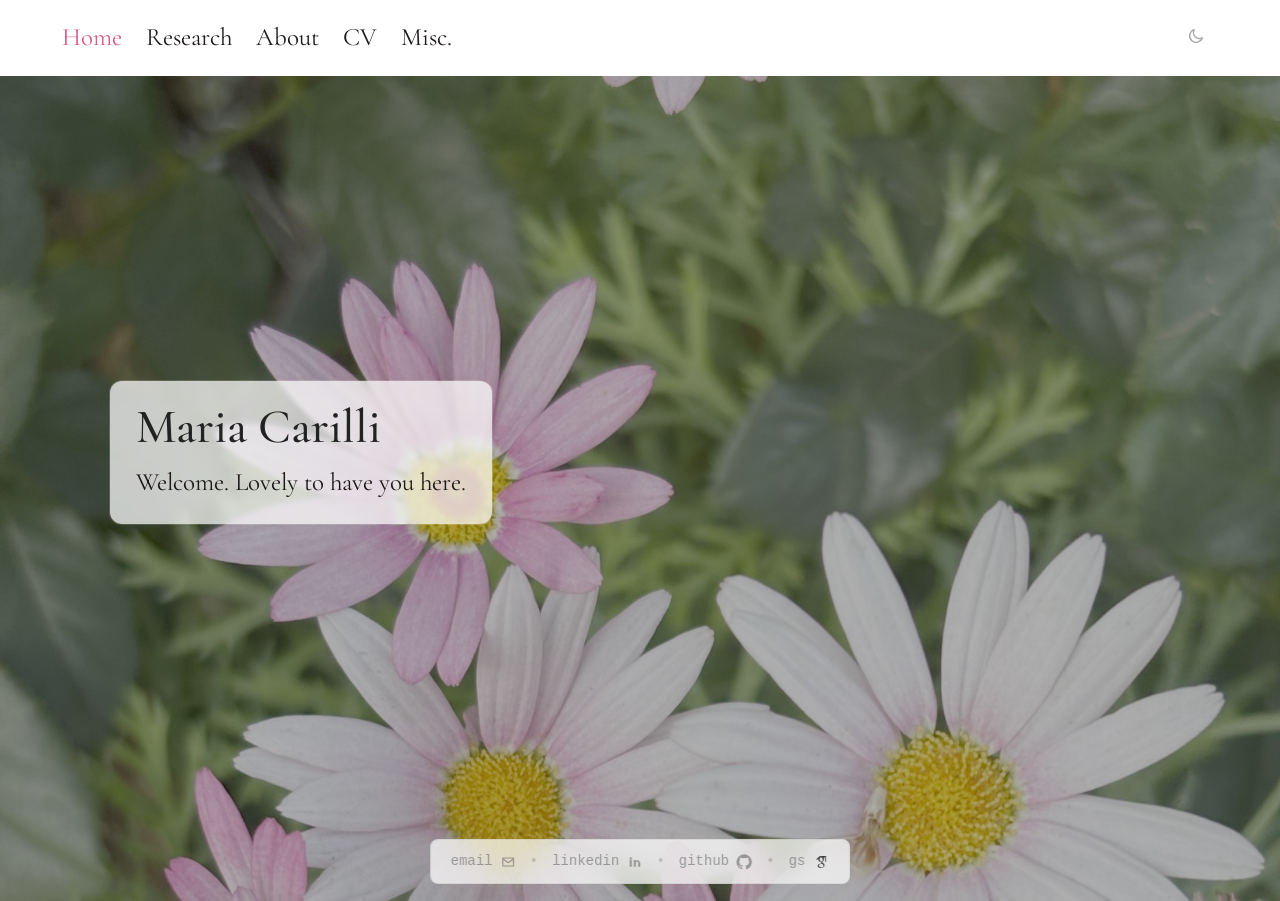
<file: index.html>
<!DOCTYPE html>
<html lang="en">
<head>
  <meta charset="UTF-8">
  <meta name="viewport" content="width=device-width, initial-scale=1.0">
  <title>Home — Maria Carilli</title>
  <meta name="description" content="Personal website for Maria Carilli.">
  <meta property="og:title" content="Home — Maria Carilli">
  <meta property="og:description" content="Personal website for Maria Carilli.">
  <meta property="og:type" content="website">
  <meta property="og:url" content="https://example.com/">
  <meta property="og:locale" content="en_US">
  <meta property="og:image" content="https://example.com/assets/img/og-image.png">
  <meta property="og:image:width" content="1200">
  <meta property="og:image:height" content="630">
  <meta name="twitter:card" content="summary_large_image">
  <meta name="twitter:image" content="https://example.com/assets/img/og-image.png">
  <meta name="twitter:title" content="Home — Maria Carilli">
  <meta name="twitter:description" content="Personal website for Maria Carilli.">
  <link rel="canonical" href="https://example.com/">
  <link rel="icon" type="image/svg+xml" href="favicon.svg">
  <link rel="manifest" href="manifest.json">
    <link rel="preconnect" href="https://fonts.googleapis.com">
  <link rel="preconnect" href="https://fonts.gstatic.com" crossorigin>
  <link href="https://fonts.googleapis.com/css2?family=Cormorant+Garamond:wght@400;500;600;700&family=DM+Mono:wght@400;500&display=swap" rel="stylesheet">
  <link rel="stylesheet" href="styles.css?v=home-flower-scroll-5">

  <script data-goatcounter="https://YOURSITE.goatcounter.com/count" async src="//gc.zgo.at/count.js"></script>
  <script type="application/ld+json">
  {
    "@context": "https://schema.org",
    "@type": "Person",
    "name": "Maria Carilli",
    "url": "https://example.com",
    "jobTitle": "Academic",
    "description": "Academic website for Maria Carilli.",
    "sameAs": [
      "https://t.me/mariacarilli",
      "https://instagram.com/mariacarilli"
    ]
  }
  </script>
</head>
<body>

  <nav class="nav"><div class="nav-inner">
    <div class="nav-left">
      <div class="nav-links">
        <a href="." class="active">Home</a>
        <a href="research.html">Research</a>
        <a href="about.html">About</a>
        <a href="cv.html">CV</a>
        <a href="misc.html">Misc.</a>
      </div>
    </div>
    <div class="nav-actions"></div>
    <button class="nav-burger" aria-label="Menu" aria-expanded="false"><span></span></button>
  </div></nav>

  <div class="nav-mobile" aria-hidden="true"></div>

  <main class="main main--home">
    <div class="home-photo" aria-hidden="true">
      <img src="assets/img/pink_flowers2.jpg" alt="">
    </div>
    <div class="home-intro reveal">
      <h1>Maria Carilli</h1>
      <p>Welcome. Lovely to have you here.</p>
    </div>
  </main>

  <script src="script.js?v=runner-now"></script>
</body>
</html>
</file>
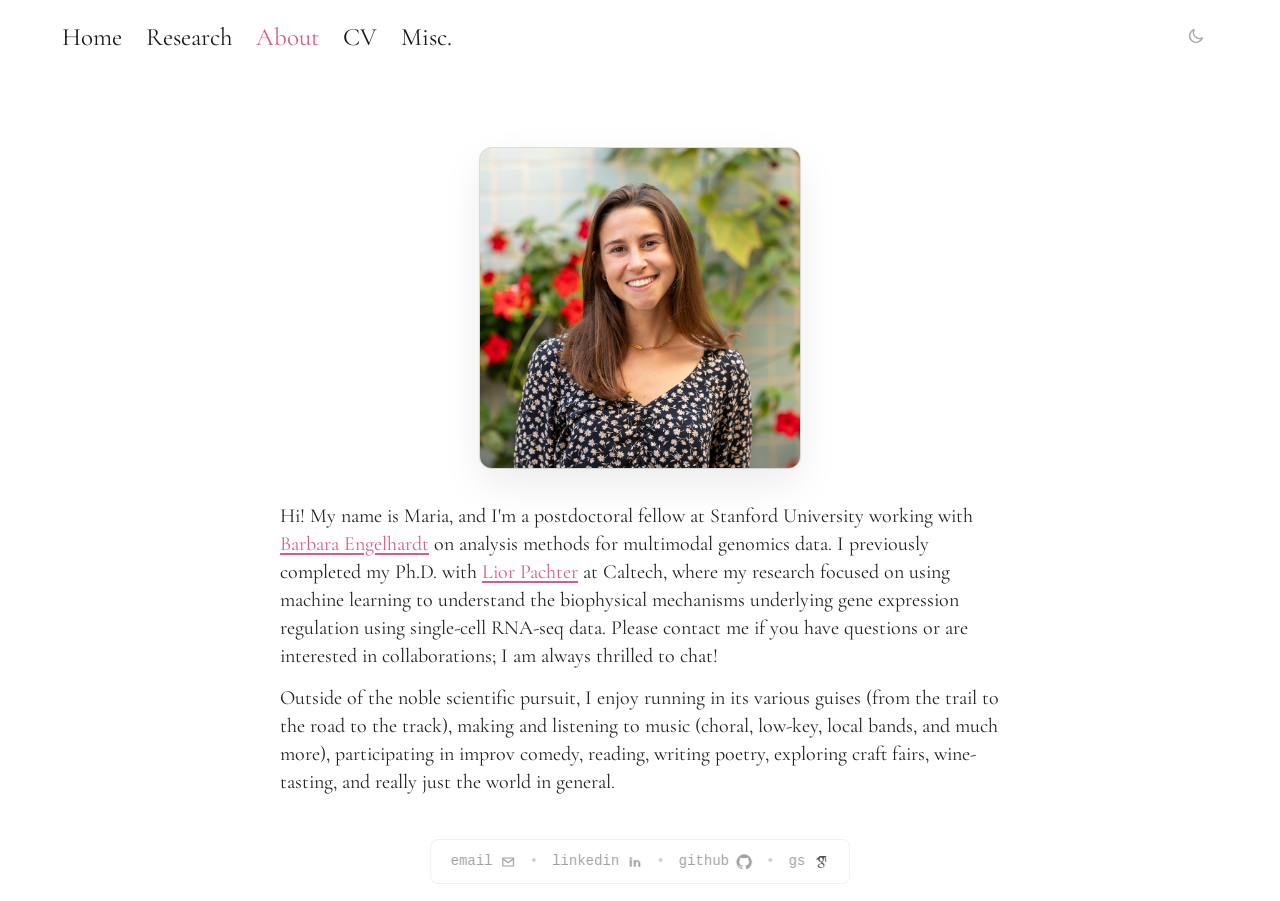
<file: about.html>
<!DOCTYPE html>
<html lang="en">
<head>
  <meta charset="UTF-8">
  <meta name="viewport" content="width=device-width, initial-scale=1.0">
  <title>About — Maria Carilli</title>
  <meta name="description" content="Academic website for Maria Carilli.">
  <meta property="og:title" content="About — Maria Carilli">
  <meta property="og:description" content="Academic website for Maria Carilli.">
  <meta property="og:image" content="https://example.com/assets/img/og-image.png">
  <meta property="og:image:width" content="1200">
  <meta property="og:image:height" content="630">
  <meta property="og:type" content="profile">
  <meta property="og:url" content="https://example.com/about">
  <meta property="og:locale" content="en_US">
  <meta name="twitter:card" content="summary_large_image">
  <meta name="twitter:image" content="https://example.com/assets/img/og-image.png">
  <meta name="twitter:title" content="About — Maria Carilli">
  <meta name="twitter:description" content="Academic website for Maria Carilli.">
  <link rel="canonical" href="https://example.com/about">
  <link rel="icon" type="image/svg+xml" href="favicon.svg">
  <link rel="manifest" href="manifest.json">
    <link rel="preconnect" href="https://fonts.googleapis.com">
  <link rel="preconnect" href="https://fonts.gstatic.com" crossorigin>
  <link href="https://fonts.googleapis.com/css2?family=Cormorant+Garamond:wght@400;500;600;700&family=DM+Mono:wght@400;500&display=swap" rel="stylesheet">
  <link rel="stylesheet" href="styles.css?v=home-flower-scroll-5">

  <script data-goatcounter="https://YOURSITE.goatcounter.com/count" async src="//gc.zgo.at/count.js"></script>

  <script type="application/ld+json">
  {
    "@context": "https://schema.org",
    "@type": "Person",
    "name": "Maria Carilli",
    "url": "https://example.com",
    "jobTitle": "Academic",
    "sameAs": [
      "https://t.me/mariacarilli",
      "https://instagram.com/mariacarilli"
    ]
  }
  </script>
</head>
<body>

  <nav class="nav"><div class="nav-inner">
    <div class="nav-left">
      <div class="nav-links">
        <a href=".">Home</a>
        <a href="research.html">Research</a>
        <a href="about.html" class="active">About</a>
        <a href="cv.html">CV</a>
        <a href="misc.html">Misc.</a>
      </div>
    </div>
    <div class="nav-actions"></div>
    <button class="nav-burger" aria-label="Menu" aria-expanded="false"><span></span></button>
  </div></nav>

  <div class="nav-mobile" aria-hidden="true"></div>

  <main class="main main--about">
    <div class="about-viewport">
      <img class="about-headshot" src="assets/img/headshot.png" alt="Maria Carilli">
      <div class="about-content">
        <p>Hi! My name is Maria, and I'm a postdoctoral fellow at Stanford University working with <a href="https://www.stanfordgladstonebeehive.com/" target="_blank" rel="noopener">Barbara Engelhardt</a> on analysis methods for multimodal genomics data. I previously completed my Ph.D. with <a href="https://pachterlab.github.io/" target="_blank" rel="noopener">Lior Pachter</a> at Caltech, where my research focused on using machine learning to understand the biophysical mechanisms underlying gene expression regulation using single-cell RNA-seq data. Please contact me if you have questions or are interested in collaborations; I am always thrilled to chat!</p>
        <p>Outside of the noble scientific pursuit, I enjoy running in its various guises (from the trail to the road to the track), making and listening to music (choral, low-key, local bands, and much more), participating in improv comedy, reading, writing poetry, exploring craft fairs, wine-tasting, and really just the world in general.</p>
      </div>
    </div>
  </main>

  <script src="script.js?v=runner-now"></script>
</body>
</html>
</file>
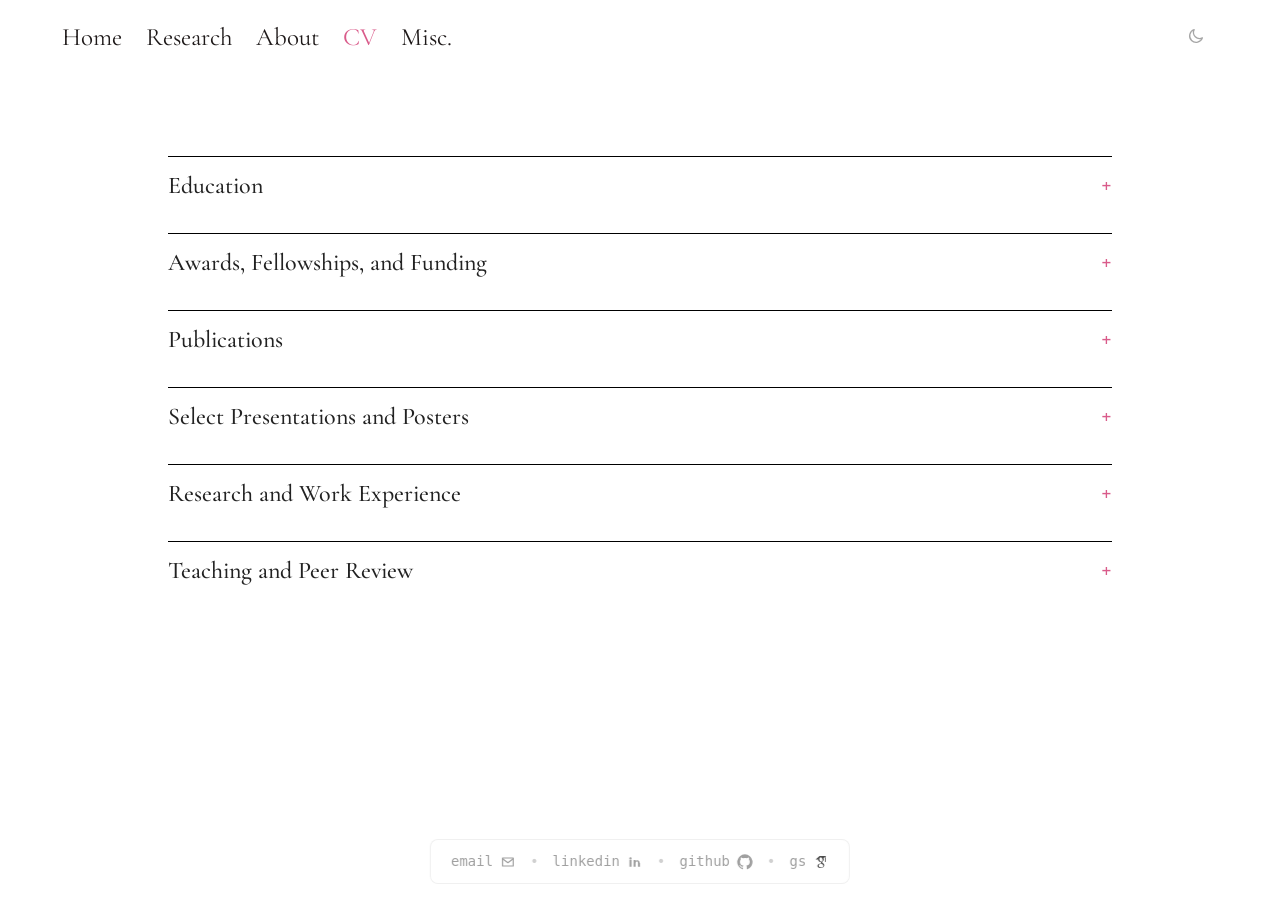
<file: cv.html>
<!DOCTYPE html>
<html lang="en">
<head>
  <meta charset="UTF-8">
  <meta name="viewport" content="width=device-width, initial-scale=1.0">
  <title>CV — Maria Carilli</title>
  <meta name="description" content="Curriculum vitae for Maria Carilli.">
  <meta property="og:title" content="CV — Maria Carilli">
  <meta property="og:description" content="Curriculum vitae for Maria Carilli.">
  <meta property="og:image" content="https://example.com/assets/img/og-image.png">
  <meta property="og:type" content="website">
  <meta property="og:url" content="https://example.com/cv">
  <meta property="og:locale" content="en_US">
  <meta name="twitter:card" content="summary_large_image">
  <meta name="twitter:image" content="https://example.com/assets/img/og-image.png">
  <meta name="twitter:title" content="CV — Maria Carilli">
  <meta name="twitter:description" content="Curriculum vitae for Maria Carilli.">
  <link rel="canonical" href="https://example.com/cv">
  <link rel="icon" type="image/svg+xml" href="favicon.svg">
  <link rel="manifest" href="manifest.json">
  <link rel="preconnect" href="https://fonts.googleapis.com">
  <link rel="preconnect" href="https://fonts.gstatic.com" crossorigin>
  <link href="https://fonts.googleapis.com/css2?family=Cormorant+Garamond:wght@400;500;600;700&family=DM+Mono:wght@400;500&display=swap" rel="stylesheet">
  <link rel="stylesheet" href="styles.css?v=home-flower-scroll-5">
</head>
<body>

  <nav class="nav"><div class="nav-inner">
    <div class="nav-left">
      <div class="nav-links">
        <a href=".">Home</a>
        <a href="research.html">Research</a>
        <a href="about.html">About</a>
        <a href="cv.html" class="active">CV</a>
        <a href="misc.html">Misc.</a>
      </div>
    </div>
    <div class="nav-actions"></div>
    <button class="nav-burger" aria-label="Menu" aria-expanded="false"><span></span></button>
  </div></nav>

  <div class="nav-mobile" aria-hidden="true"></div>

  <main class="main main--cv">
    <details class="cv-section reveal">
      <summary><h2>Education</h2></summary>
      <div class="cv-section-body">
      <article class="cv-item">
        <div class="cv-date">2021–2026</div>
        <div>
          <h3>California Institute of Technology</h3>
          <p>PhD in Biophysics, May 18, 2026.</p>
          <p>Thesis: Genetic Interrogation of Expression Regulation.</p>
          <p>Thesis Committee: Lior Pachter (advisor), Rob Phillips (chair), Yisong Yue, Barbara Engelhardt.</p>
        </div>
      </article>
      <article class="cv-item">
        <div class="cv-date">2017–2021</div>
        <div>
          <h3>University of Colorado Boulder</h3>
          <p>Bachelor of Arts in Biophysics, summa cum laude. Bachelor of Arts in Music, with distinction. Minor in Computational Biology.</p>
          <p>Thesis: Characterizing Novel Cyclophilin A-RNA Interactions. GPA: 3.993; Major GPA: 4.000. Outstanding Graduate in Physics.</p>
        </div>
      </article>
      </div>
    </details>

    <details class="cv-section reveal">
      <summary><h2>Awards, Fellowships, and Funding</h2></summary>
      <div class="cv-section-body">
      <div class="cv-list">
        <p><span>2026</span> Warren Alpert Computational Biology &amp; AI Postdoctoral Fellow, Stanford.</p>
        <p><span>2026</span> Eric and Wendy Schmidt Postdoctoral Fellow, Broad Institute. Declined.</p>
        <p><span>2025</span> JXTX Scholar, Cold Spring Harbor Laboratories.</p>
        <p><span>2022–2025</span> National Science Foundation Graduate Research Fellow.</p>
        <p><span>2023–2024</span> Amazon AI4Science Fellow, Caltech.</p>
        <p><span>2021</span> Outstanding Graduate in Physics, University of Colorado Boulder.</p>
        <p><span>2018–2021</span> John Richardson Scholarship in Physics, University of Colorado Boulder.</p>
        <p><span>2017–2021</span> Presidential Scholarship, University of Colorado Boulder.</p>
        <p><span>2020</span> Biological Sciences Initiative Research Fellow, University of Colorado Boulder.</p>
        <p><span>2019</span> NSF Research Experience for Undergraduates Fellow, University of Colorado Boulder.</p>
        <p><span>2018</span> Undergraduate Research Opportunities Program, University of Colorado Boulder.</p>
      </div>
      </div>
    </details>

    <details class="cv-section reveal">
      <summary><h2>Publications</h2></summary>
      <div class="cv-section-body">
      <div class="cv-publications">
        <p>M. Carilli*, K. Jackson*, L. Pachter*. (2026) “The Rayleigh Quotient and Principal Component Analysis II.” <em>bioRxiv</em>. <a href="https://doi.org/10.64898/2026.04.08.717236" target="_blank" rel="noopener">doi.org/10.64898/2026.04.08.717236</a></p>
        <p>M. Carilli*, K. Jackson*, L. Pachter*. (2025) “The Rayleigh Quotient and Principal Component Analysis I.” <em>bioRxiv</em>. <a href="https://doi.org/10.1101/2025.11.19.689125" target="_blank" rel="noopener">doi.org/10.1101/2025.11.19.689125</a></p>
        <p>M. Carilli*, G. Gorin*, Y. Choi, T. Chari, L. Pachter. (2024) “Biophysical modeling with variational autoencoders for bimodal, single-cell RNA sequencing data.” <em>Nature Methods</em>. <a href="https://doi.org/10.1038/s41592-024-02365-9" target="_blank" rel="noopener">doi.org/10.1038/s41592-024-02365-9</a></p>
        <p>M. Carilli, L. Pachter. (2024) “Studying RNA dynamics from single-cell RNA sequencing snapshots.” <em>Nature Methods</em>. <a href="https://doi.org/10.1038/s41592-024-02366-8" target="_blank" rel="noopener">doi.org/10.1038/s41592-024-02366-8</a></p>
        <p>M. Carilli*, G. Gorin*, T. Chari, L. Pachter. (2024) “Spectral neural approximations for models of transcriptional dynamics.” <em>Biophysical Journal</em>. <a href="https://doi.org/10.1016/j.bpj.2024.04.034" target="_blank" rel="noopener">doi.org/10.1016/j.bpj.2024.04.034</a></p>
        <p>R. Weber, M. Carilli, et al. (2026) “Hybrid crosses reveal a cell-type-specific landscape of mouse regulatory variation.” <em>bioRxiv</em>. <a href="https://doi.org/10.64898/2026.04.02.716195" target="_blank" rel="noopener">doi.org/10.64898/2026.04.02.716195</a></p>
        <p>I. B. Hallgrímsdóttir, M. Carilli, L. Pachter. (2026) “Estimating cis and trans contributions to differences in gene regulation.” <em>bioRxiv</em>. <a href="https://www.biorxiv.org/content/10.1101/2024.07.13.603403v2" target="_blank" rel="noopener">biorxiv.org/content/10.1101/2024.07.13.603403v2</a></p>
        <p>G. Gorin, T. Chari, M. Carilli, J. J. Vastola, L. Pachter. (2025) “Monod: model-based discovery and integration through fitting stochastic transcriptional dynamics to single-cell sequencing data.” <em>Nature Methods</em>. <a href="https://doi.org/10.1038/s41592-025-02832-x" target="_blank" rel="noopener">doi.org/10.1038/s41592-025-02832-x</a></p>
        <p>L. Luebbert, D. K. Sullivan, M. Carilli, K. E. Hjorleifsson, A. V. Winnett, T. Chari, L. Pachter. (2025) “Detection of viral sequences at single-cell resolution identifies novel viruses associated with host gene expression changes.” <em>Nature Biotechnology</em>. <a href="https://doi.org/10.1038/s41587-025-02614-y" target="_blank" rel="noopener">doi.org/10.1038/s41587-025-02614-y</a></p>
        <p>E. Rebboah, et al. (2025) “Systematic cell-type resolved transcriptomes of 8 tissues in 8 lab and wild-derived mouse strains captures global and local expression variation.” <em>Cell Genomics</em>. <a href="https://doi.org/10.1016/j.xgen.2025.101108" target="_blank" rel="noopener">doi.org/10.1016/j.xgen.2025.101108</a></p>
        <p>IGVF Consortium. (2024) “Deciphering the impact of genomic variation on function.” <em>Nature</em>. <a href="https://doi.org/10.1038/s41586-024-07510-0" target="_blank" rel="noopener">doi.org/10.1038/s41586-024-07510-0</a></p>
        <p>A. J. Zaug, C. J. Lim, C. L. Olson, M. Carilli, K. J. Goodrich, D. S. Wuttke, T. R. Cech. (2021) “CST does not evict elongating telomerase but prevents initiation by ssDNA binding.” <em>Nucleic Acids Research</em>. <a href="https://doi.org/10.1093/nar/gkab1023" target="_blank" rel="noopener">doi.org/10.1093/nar/gkab1023</a></p>
        <p>C. L. Carilli, B. Butler, K. Golap, M. Carilli, S. M. White. (2018) “Imaging Stellar Radio Photospheres with the Next Generation Very Large Array.” <em>ASP Conference Series</em>.</p>
      </div>
      </div>
    </details>

    <details class="cv-section reveal">
      <summary><h2>Select Presentations and Posters</h2></summary>
      <div class="cv-section-body">
      <div class="cv-list">
        <p><span>July 2026</span> “Neural approximations for models of transcriptional dynamics enable genome-wide parameter inference.” European Conference on Mathematical and Theoretical Biology (ECMTB). Invited presentation.</p>
        <p><span>April 2025</span> “Biophysical modeling with variational autoencoders for bimodal, single-cell RNA sequencing data.” Advanced Biomedical Computation seminar series. Invited presentation.</p>
        <p><span>2024, 2025</span> “New axes for new insights: Estimating cis and trans regulatory differences between homozygous strains.” IGVF consortium meeting; CSHL Biology of Genomes. Poster.</p>
        <p><span>2021</span> “Spectral Neural Approximations for Models of Transcriptional Dynamics.” Machine Learning in Computational Biology conference. Presentation.</p>
      </div>
      </div>
    </details>

    <details class="cv-section reveal">
      <summary><h2>Research and Work Experience</h2></summary>
      <div class="cv-section-body">
      <p class="cv-skills">Technical Skills: Python, PyTorch, R, MATLAB, Linux/Bash, Git, Docker.</p>
      <article class="cv-item">
        <div class="cv-date">Jun–Sep 2025</div>
        <div>
          <h3>ML in Biology Internship, GenBio AI</h3>
          <p>Benchmarked and tested embedding and prediction machine learning methods for single-cell perturbation experiments. Developed deep learning pipelines for integration of context and gene embeddings for cell type specific gene expression predictions.</p>
        </div>
      </article>
      <article class="cv-item">
        <div class="cv-date">Jun 2022–present</div>
        <div>
          <h3>Graduate Research, Caltech</h3>
          <p>Machine learning, statistical inference, and mathematical modeling for biophysical systems, particularly theory and software for analyzing multimodal, single-cell omics data. Also developing pipelines for genetic variant analysis. PI: Lior Pachter.</p>
        </div>
      </article>
      <article class="cv-item">
        <div class="cv-date">Aug 2021–May 2022</div>
        <div>
          <h3>Graduate Rotations, Caltech</h3>
          <p>Studied transcriptional regulation in <em>E. coli</em>. PI: Rob Phillips. Developed machine learning models for multimodal transcription data in single cells. PI: Yisong Yue.</p>
        </div>
      </article>
      <article class="cv-item">
        <div class="cv-date">Fall 2019–Spring 2021</div>
        <div>
          <h3>Honors Thesis in Biochemistry, CU Boulder</h3>
          <p>Investigated Cyclophilin A-RNA interactions, performing biochemical assays and enhancing a bioinformatics pipeline for statistical modeling of protein-DNA binding. PI: Deborah Wuttke.</p>
        </div>
      </article>
      <article class="cv-item">
        <div class="cv-date">Fall 2018–Fall 2019</div>
        <div>
          <h3>UROP &amp; REU on Organic Superconductors, CU Boulder</h3>
          <p>Studied high-temperature organic superconductors. Developed magnetometer for measuring the Meissner effect. NSF-funded. PI: Dan Dessau.</p>
        </div>
      </article>
      <article class="cv-item">
        <div class="cv-date">Summer 2018</div>
        <div>
          <h3>Volunteer Research Assistant, NRAO</h3>
          <p>Analyzed star data to evaluate imaging capabilities of the Next Generation Very Large Array (ngVLA).</p>
        </div>
      </article>
      </div>
    </details>

    <details class="cv-section reveal">
      <summary><h2>Teaching and Peer Review</h2></summary>
      <div class="cv-section-body">
      <div class="cv-list">
        <p><span>2025</span> Reviewer for <em>Nature Computational Science</em> and <em>Genome Biology</em>.</p>
        <p><span>Spring 2026</span> Teaching Assistant for Introduction to Computational Biology, Caltech. Taught mathematical, statistical, and biological background and implementation of current computational biology methods.</p>
        <p><span>Spring 2022, Spring 2024</span> Teaching Assistant for Biology 1X, Caltech. Led lab and recitation sessions, from data collection to analysis.</p>
        <p><span>Spring 2023</span> Teaching Assistant for Biology 1, Caltech. Held weekly recitation and homework assistance sessions.</p>
        <p><span>Fall 2022</span> Teaching Assistant for Biochemistry and Molecular Biophysics 174, Caltech. Facilitated group discussion and developed original research project proposals with students.</p>
      </div>
      </div>
    </details>
  </main>

  <script src="script.js?v=runner-now"></script>
</body>
</html>
</file>
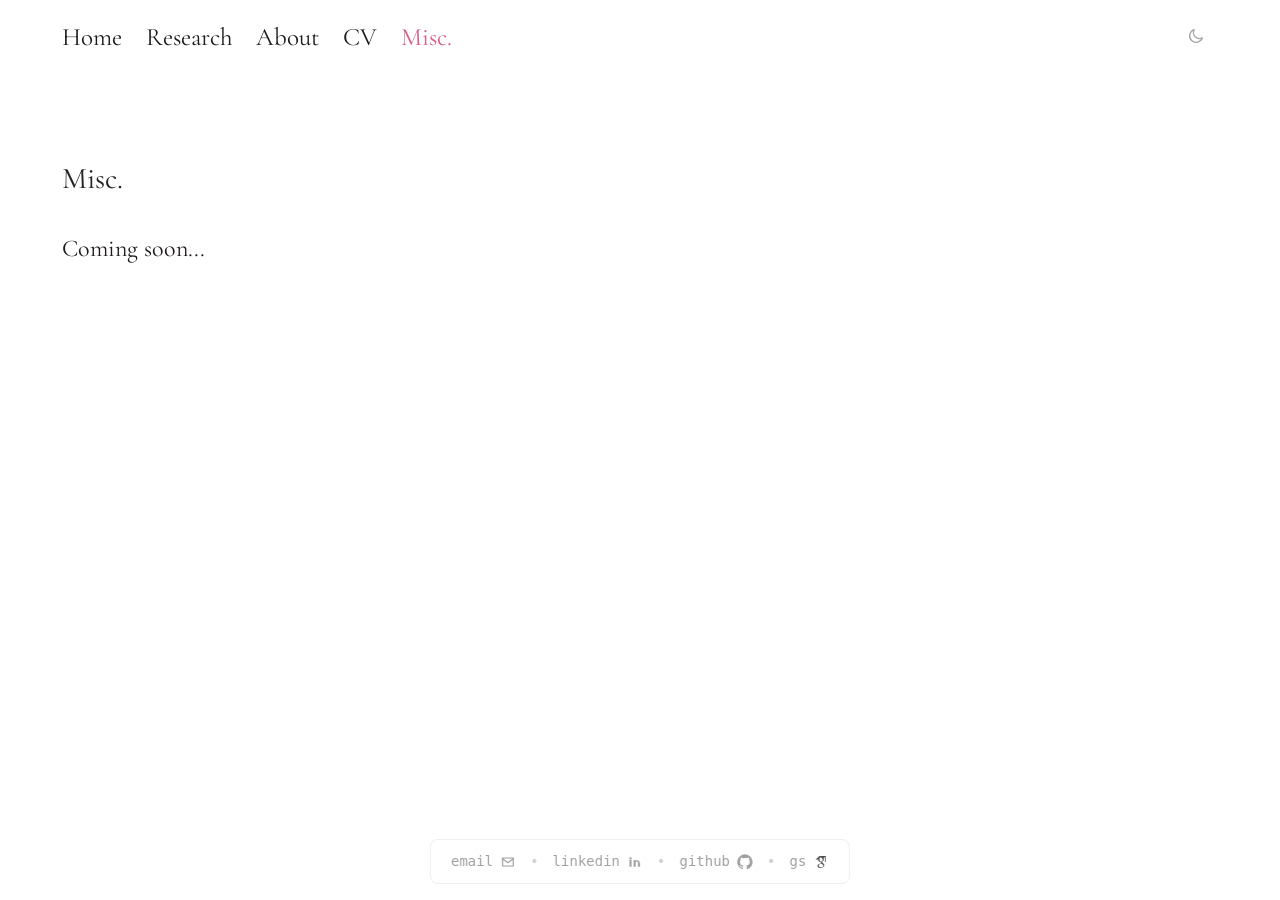
<file: misc.html>
<!DOCTYPE html>
<html lang="en">
<head>
  <meta charset="UTF-8">
  <meta name="viewport" content="width=device-width, initial-scale=1.0">
  <title>Misc. — Maria Carilli</title>
  <meta name="description" content="Miscellaneous notes, fun facts, and side interests from Maria Carilli.">
  <meta property="og:title" content="Misc. — Maria Carilli">
  <meta property="og:description" content="Miscellaneous notes, fun facts, and side interests from Maria Carilli.">
  <meta property="og:image" content="https://example.com/assets/img/og-image.png">
  <meta property="og:type" content="website">
  <meta property="og:url" content="https://example.com/misc">
  <meta property="og:locale" content="en_US">
  <meta name="twitter:card" content="summary_large_image">
  <meta name="twitter:image" content="https://example.com/assets/img/og-image.png">
  <meta name="twitter:title" content="Misc. — Maria Carilli">
  <meta name="twitter:description" content="Miscellaneous notes, fun facts, and side interests from Maria Carilli.">
  <link rel="canonical" href="https://example.com/misc">
  <link rel="icon" type="image/svg+xml" href="favicon.svg">
  <link rel="manifest" href="manifest.json">
  <link rel="preconnect" href="https://fonts.googleapis.com">
  <link rel="preconnect" href="https://fonts.gstatic.com" crossorigin>
  <link href="https://fonts.googleapis.com/css2?family=Cormorant+Garamond:wght@400;500;600;700&family=DM+Mono:wght@400;500&display=swap" rel="stylesheet">
  <link rel="stylesheet" href="styles.css?v=home-flower-scroll-5">
</head>
<body>

  <nav class="nav"><div class="nav-inner">
    <div class="nav-left">
      <div class="nav-links">
        <a href=".">Home</a>
        <a href="research.html">Research</a>
        <a href="about.html">About</a>
        <a href="cv.html">CV</a>
        <a href="misc.html" class="active">Misc.</a>
      </div>
    </div>
    <div class="nav-actions"></div>
    <button class="nav-burger" aria-label="Menu" aria-expanded="false"><span></span></button>
  </div></nav>

  <div class="nav-mobile" aria-hidden="true"></div>

  <main class="main">
    <h1 class="projects-title">Misc.</h1>

    <p class="misc-placeholder reveal">Coming soon...</p>
  </main>

  <script src="script.js?v=runner-now"></script>
</body>
</html>
</file>
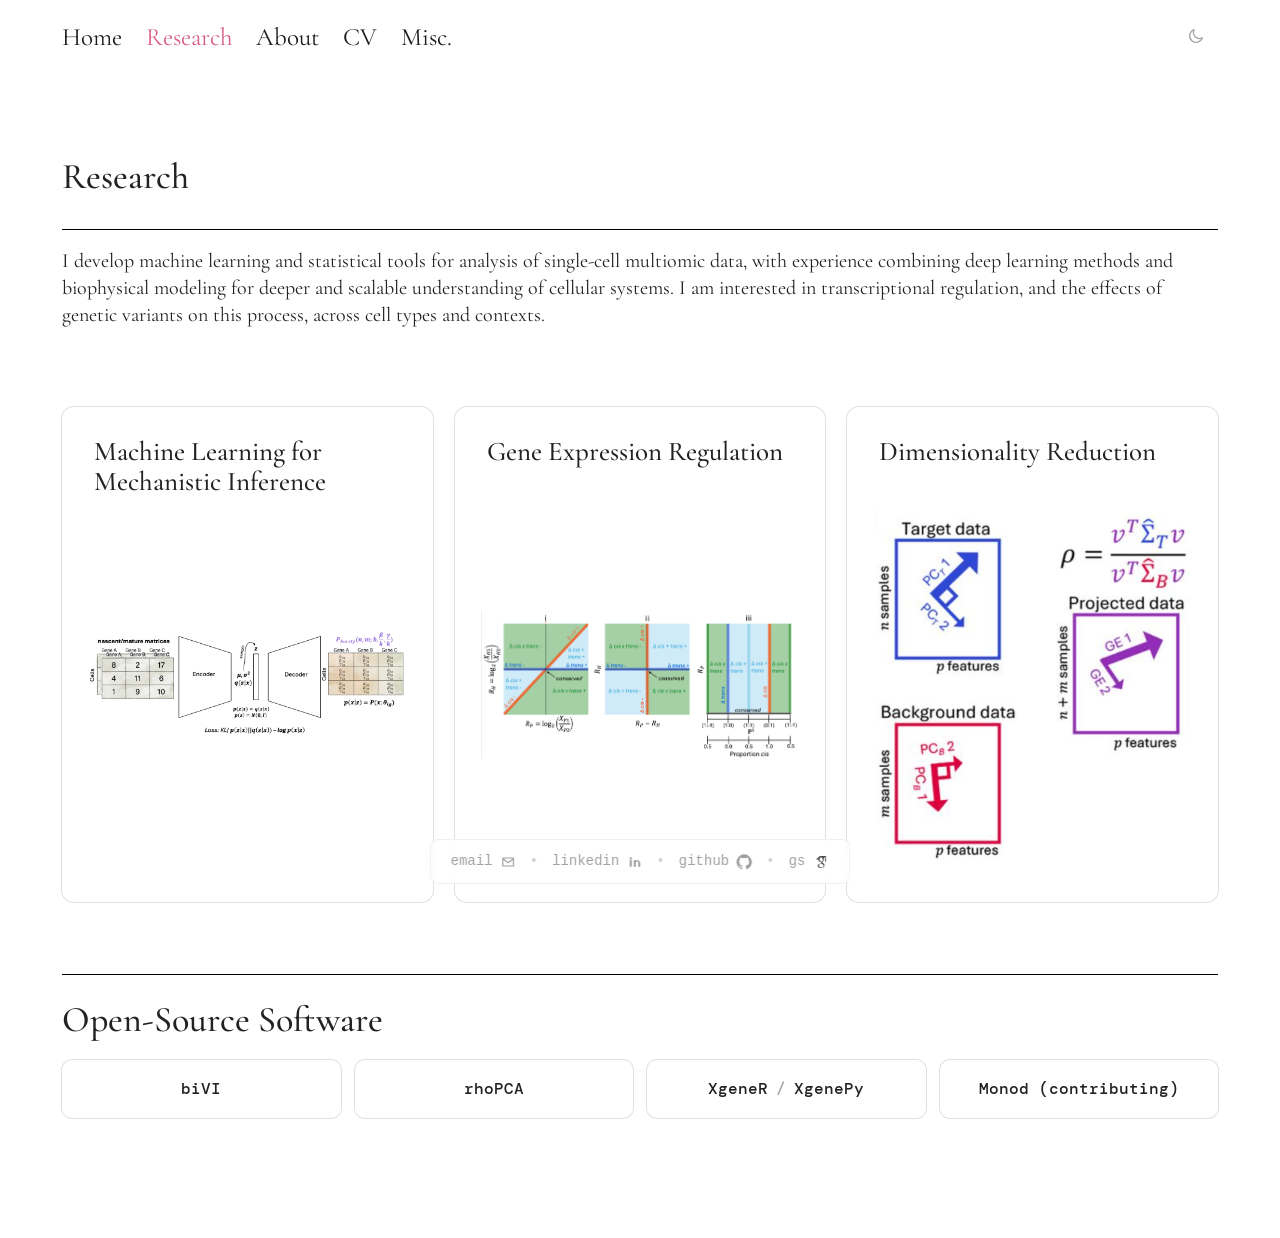
<file: research.html>
<!DOCTYPE html>
<html lang="en">
<head>
  <meta charset="UTF-8">
  <meta name="viewport" content="width=device-width, initial-scale=1.0">
  <title>Research — Maria Carilli</title>
  <meta name="description" content="Research, writing, and academic work by Maria Carilli.">
  <meta property="og:title" content="Research — Maria Carilli">
  <meta property="og:description" content="Research, writing, and academic work by Maria Carilli.">
  <meta property="og:image" content="https://example.com/assets/img/og-image.png">
  <meta property="og:type" content="website">
  <meta property="og:url" content="https://example.com/research">
  <meta property="og:locale" content="en_US">
  <meta name="twitter:card" content="summary_large_image">
  <meta name="twitter:image" content="https://example.com/assets/img/og-image.png">
  <meta name="twitter:title" content="Research — Maria Carilli">
  <meta name="twitter:description" content="Research, writing, and academic work by Maria Carilli.">
  <link rel="canonical" href="https://example.com/research">
  <link rel="icon" type="image/svg+xml" href="favicon.svg">
  <link rel="manifest" href="manifest.json">
  <link rel="preconnect" href="https://fonts.googleapis.com">
  <link rel="preconnect" href="https://fonts.gstatic.com" crossorigin>
  <link href="https://fonts.googleapis.com/css2?family=Cormorant+Garamond:wght@400;500;600;700&family=DM+Mono:wght@400;500&display=swap" rel="stylesheet">
  <link rel="stylesheet" href="styles.css?v=home-flower-scroll-5">
</head>
<body>

  <nav class="nav"><div class="nav-inner">
    <div class="nav-left">
      <div class="nav-links">
        <a href=".">Home</a>
        <a href="research.html" class="active">Research</a>
        <a href="about.html">About</a>
        <a href="cv.html">CV</a>
        <a href="misc.html">Misc.</a>
      </div>
    </div>
    <div class="nav-actions"></div>
    <button class="nav-burger" aria-label="Menu" aria-expanded="false"><span></span></button>
  </div></nav>

  <div class="nav-mobile" aria-hidden="true"></div>

  <main class="main main--research">
    <h1 class="projects-title">Research</h1>

    <section class="research-intro cv-section cv-section--static reveal">
      <div class="cv-section-body">
        <p>I develop machine learning and statistical tools for analysis of single-cell multiomic data, with experience combining deep learning methods and biophysical modeling for deeper and scalable understanding of cellular systems. I am interested in transcriptional regulation, and the effects of genetic variants on this process, across cell types and contexts.</p>
      </div>
    </section>

    <section class="research-card-grid" aria-label="Research areas">
      <a class="research-card reveal" href="research/machine-learning-mechanistic-inference.html">
        <img src="assets/img/research-mechanistic.png" alt="" onerror="this.hidden=true">
        <span>Machine Learning for Mechanistic Inference</span>
      </a>

      <a class="research-card reveal" href="research/gene-expression-regulation.html">
        <img src="assets/img/research-regulation.png" alt="" onerror="this.hidden=true">
        <span>Gene Expression Regulation</span>
      </a>

      <a class="research-card reveal" href="research/dimensionality-reduction.html">
        <img src="assets/img/research-dimension.png" alt="" onerror="this.hidden=true">
        <span>Dimensionality Reduction</span>
      </a>
    </section>

    <section class="software-section reveal" aria-labelledby="software-title">
      <h2 id="software-title">Open-Source Software</h2>
      <div class="software-links">
        <a class="software-button" href="https://github.com/pachterlab/CGCCP_2023" target="_blank" rel="noopener">biVI</a>
        <a class="software-button" href="https://github.com/pachterlab/rhopca/" target="_blank" rel="noopener">rhoPCA</a>
        <div class="software-button software-button--split" aria-label="XgeneR and XgenePy repositories">
          <a href="https://github.com/pachterlab/XgeneR" target="_blank" rel="noopener">XgeneR</a>
          <span>/</span>
          <a href="https://github.com/pachterlab/XgenePy" target="_blank" rel="noopener">XgenePy</a>
        </div>
        <a class="software-button" href="https://github.com/pachterlab/monod" target="_blank" rel="noopener">Monod (contributing)</a>
      </div>
    </section>
  </main>

  <script src="script.js?v=runner-now"></script>
</body>
</html>
</file>
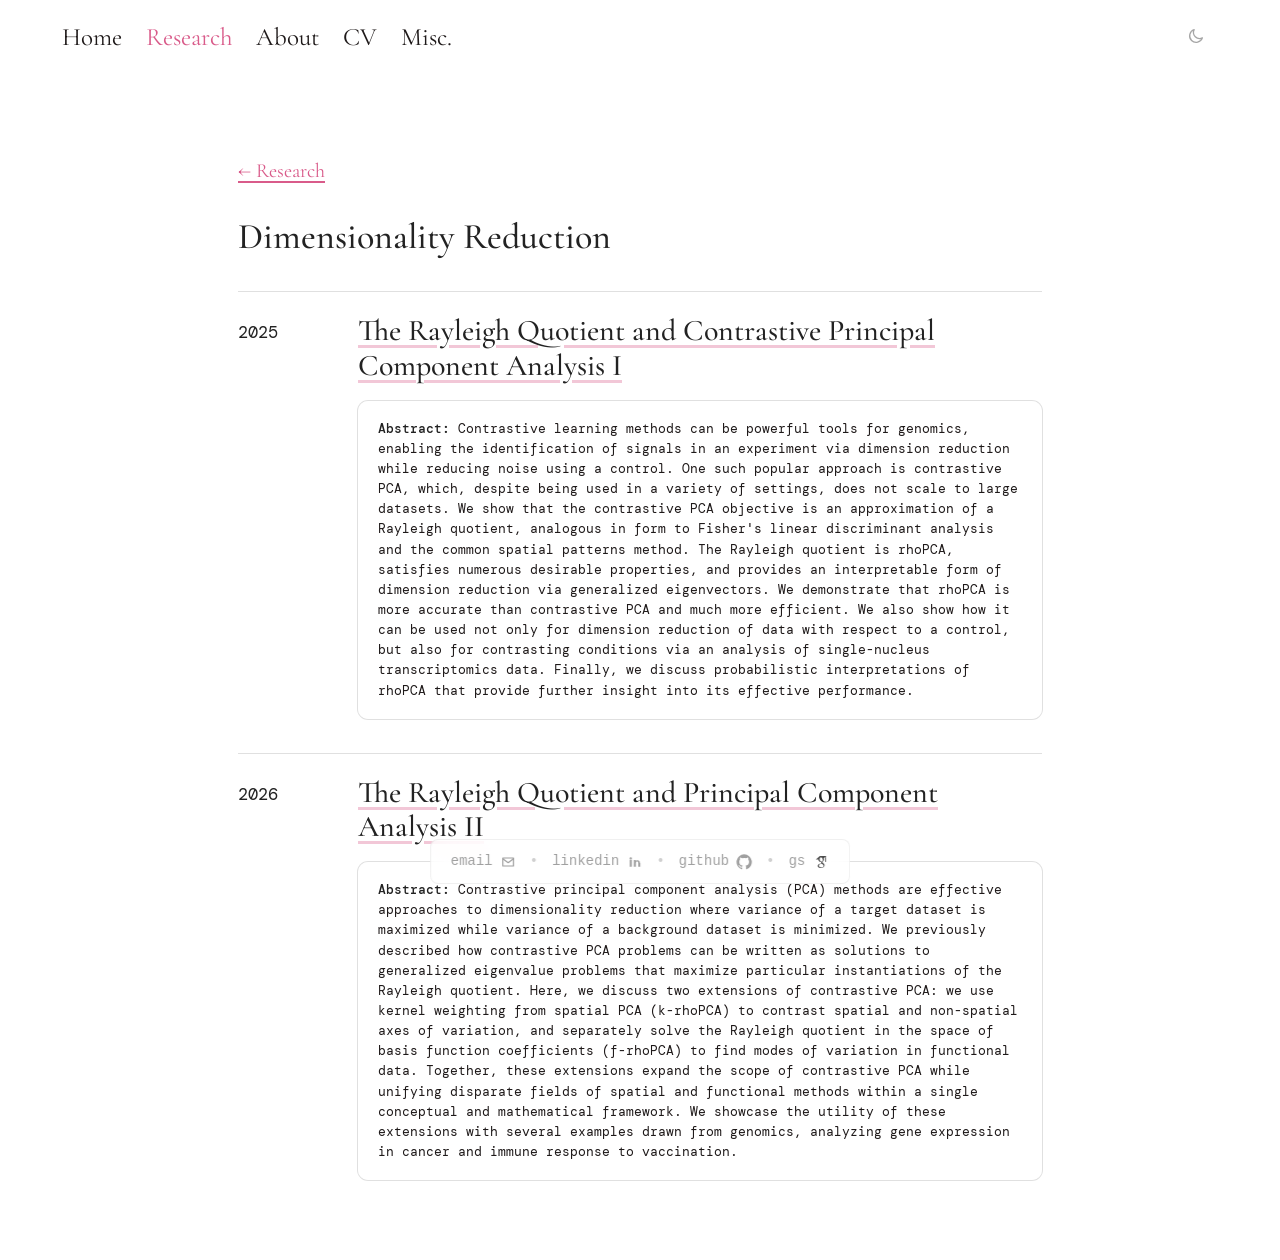
<file: research/dimensionality-reduction.html>
<!DOCTYPE html>
<html lang="en">
<head>
  <meta charset="UTF-8">
  <meta name="viewport" content="width=device-width, initial-scale=1.0">
  <title>Dimensionality Reduction — Maria Carilli</title>
  <meta name="description" content="Research notes on dimensionality reduction by Maria Carilli.">
  <link rel="icon" type="image/svg+xml" href="../favicon.svg">
  <link rel="manifest" href="../manifest.json">
  <link rel="preconnect" href="https://fonts.googleapis.com">
  <link rel="preconnect" href="https://fonts.gstatic.com" crossorigin>
  <link href="https://fonts.googleapis.com/css2?family=Cormorant+Garamond:wght@400;500;600;700&family=DM+Mono:wght@400;500&display=swap" rel="stylesheet">
  <link rel="stylesheet" href="../styles.css?v=home-flower-scroll-5">
</head>
<body>
  <nav class="nav"><div class="nav-inner">
    <div class="nav-left"><div class="nav-links">
      <a href="../">Home</a>
      <a href="../research.html" class="active">Research</a>
      <a href="../about.html">About</a>
      <a href="../cv.html">CV</a>
      <a href="../misc.html">Misc.</a>
    </div></div>
    <div class="nav-actions"></div>
    <button class="nav-burger" aria-label="Menu" aria-expanded="false"><span></span></button>
  </div></nav>
  <div class="nav-mobile" aria-hidden="true"></div>
  <main class="main main--research-detail">
    <a class="research-back" href="../research.html">&larr; Research</a>
    <h1>Dimensionality Reduction</h1>

    <section class="paper-list" aria-label="Selected papers">
      <article class="research-paper">
        <div class="paper-year">2025</div>
        <div class="paper-content">
          <h2>
            <a href="https://www.biorxiv.org/content/10.1101/2025.11.19.689125v1.full" target="_blank" rel="noopener">
              The Rayleigh Quotient and Contrastive Principal Component Analysis I
            </a>
          </h2>
          <div class="paper-abstract">
            <p><strong>Abstract:</strong> Contrastive learning methods can be powerful tools for genomics, enabling the identification of signals in an experiment via dimension reduction while reducing noise using a control. One such popular approach is contrastive PCA, which, despite being used in a variety of settings, does not scale to large datasets. We show that the contrastive PCA objective is an approximation of a Rayleigh quotient, analogous in form to Fisher's linear discriminant analysis and the common spatial patterns method. The Rayleigh quotient is rhoPCA, satisfies numerous desirable properties, and provides an interpretable form of dimension reduction via generalized eigenvectors. We demonstrate that rhoPCA is more accurate than contrastive PCA and much more efficient. We also show how it can be used not only for dimension reduction of data with respect to a control, but also for contrasting conditions via an analysis of single-nucleus transcriptomics data. Finally, we discuss probabilistic interpretations of rhoPCA that provide further insight into its effective performance.</p>
          </div>
        </div>
      </article>

      <article class="research-paper">
        <div class="paper-year">2026</div>
        <div class="paper-content">
          <h2>
            <a href="https://www.biorxiv.org/content/10.64898/2026.04.08.717236v" target="_blank" rel="noopener">
              The Rayleigh Quotient and Principal Component Analysis II
            </a>
          </h2>
          <div class="paper-abstract">
            <p><strong>Abstract:</strong> Contrastive principal component analysis (PCA) methods are effective approaches to dimensionality reduction where variance of a target dataset is maximized while variance of a background dataset is minimized. We previously described how contrastive PCA problems can be written as solutions to generalized eigenvalue problems that maximize particular instantiations of the Rayleigh quotient. Here, we discuss two extensions of contrastive PCA: we use kernel weighting from spatial PCA (k-rhoPCA) to contrast spatial and non-spatial axes of variation, and separately solve the Rayleigh quotient in the space of basis function coefficients (f-rhoPCA) to find modes of variation in functional data. Together, these extensions expand the scope of contrastive PCA while unifying disparate fields of spatial and functional methods within a single conceptual and mathematical framework. We showcase the utility of these extensions with several examples drawn from genomics, analyzing gene expression in cancer and immune response to vaccination.</p>
          </div>
        </div>
      </article>
    </section>
  </main>
  <script src="../script.js?v=runner-now"></script>
</body>
</html>
</file>
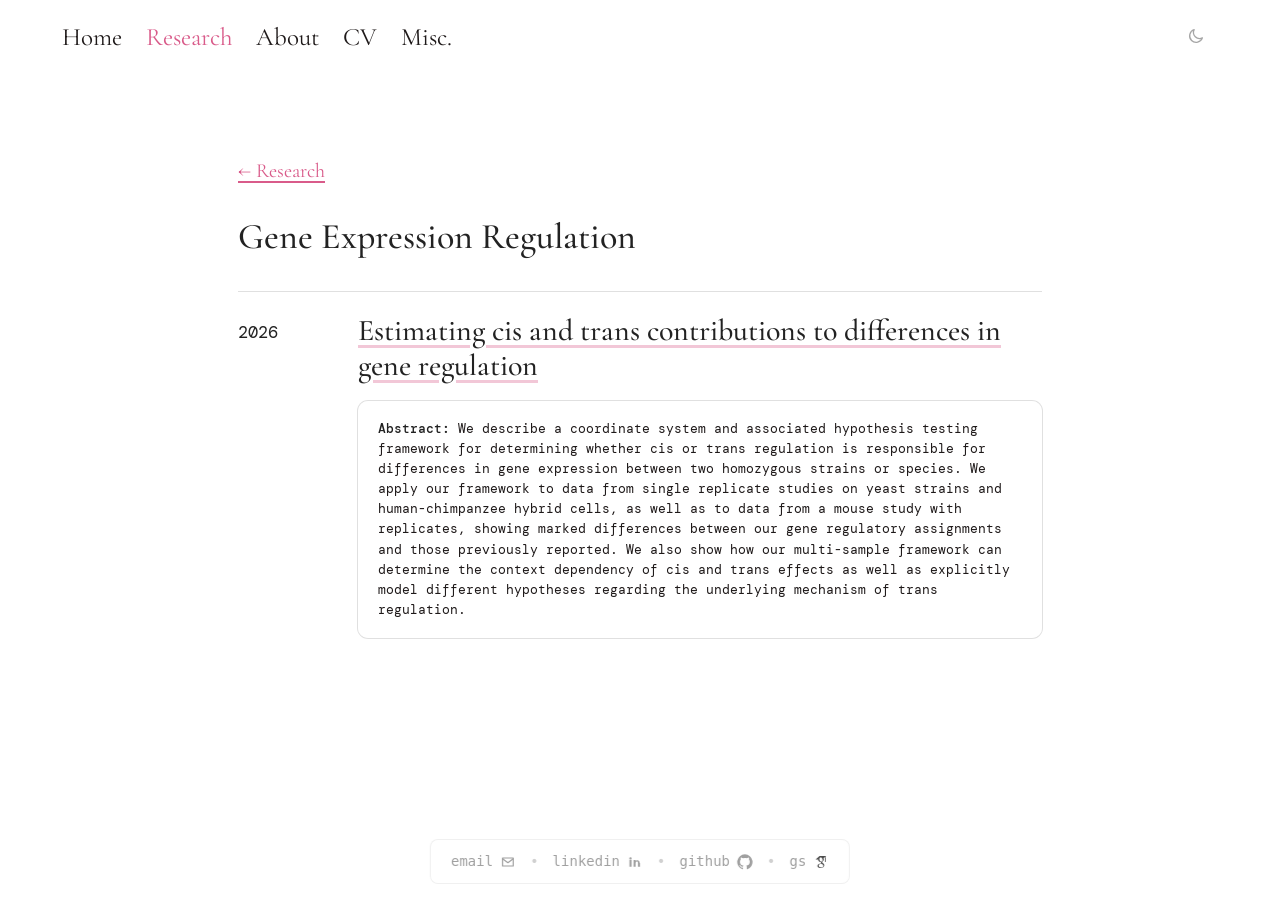
<file: research/gene-expression-regulation.html>
<!DOCTYPE html>
<html lang="en">
<head>
  <meta charset="UTF-8">
  <meta name="viewport" content="width=device-width, initial-scale=1.0">
  <title>Gene Expression Regulation — Maria Carilli</title>
  <meta name="description" content="Research notes on gene expression regulation by Maria Carilli.">
  <link rel="icon" type="image/svg+xml" href="../favicon.svg">
  <link rel="manifest" href="../manifest.json">
  <link rel="preconnect" href="https://fonts.googleapis.com">
  <link rel="preconnect" href="https://fonts.gstatic.com" crossorigin>
  <link href="https://fonts.googleapis.com/css2?family=Cormorant+Garamond:wght@400;500;600;700&family=DM+Mono:wght@400;500&display=swap" rel="stylesheet">
  <link rel="stylesheet" href="../styles.css?v=home-flower-scroll-5">
</head>
<body>
  <nav class="nav"><div class="nav-inner">
    <div class="nav-left"><div class="nav-links">
      <a href="../">Home</a>
      <a href="../research.html" class="active">Research</a>
      <a href="../about.html">About</a>
      <a href="../cv.html">CV</a>
      <a href="../misc.html">Misc.</a>
    </div></div>
    <div class="nav-actions"></div>
    <button class="nav-burger" aria-label="Menu" aria-expanded="false"><span></span></button>
  </div></nav>
  <div class="nav-mobile" aria-hidden="true"></div>
  <main class="main main--research-detail">
    <a class="research-back" href="../research.html">&larr; Research</a>
    <h1>Gene Expression Regulation</h1>

    <section class="paper-list" aria-label="Selected papers">
      <article class="research-paper">
        <div class="paper-year">2026</div>
        <div class="paper-content">
          <h2>
            <a href="https://www.biorxiv.org/content/10.1101/2024.07.13.603403v2.full" target="_blank" rel="noopener">
              Estimating cis and trans contributions to differences in gene regulation
            </a>
          </h2>
          <div class="paper-abstract">
            <p><strong>Abstract:</strong> We describe a coordinate system and associated hypothesis testing framework for determining whether cis or trans regulation is responsible for differences in gene expression between two homozygous strains or species. We apply our framework to data from single replicate studies on yeast strains and human-chimpanzee hybrid cells, as well as to data from a mouse study with replicates, showing marked differences between our gene regulatory assignments and those previously reported. We also show how our multi-sample framework can determine the context dependency of cis and trans effects as well as explicitly model different hypotheses regarding the underlying mechanism of trans regulation.</p>
          </div>
        </div>
      </article>
    </section>
  </main>
  <script src="../script.js?v=runner-now"></script>
</body>
</html>
</file>
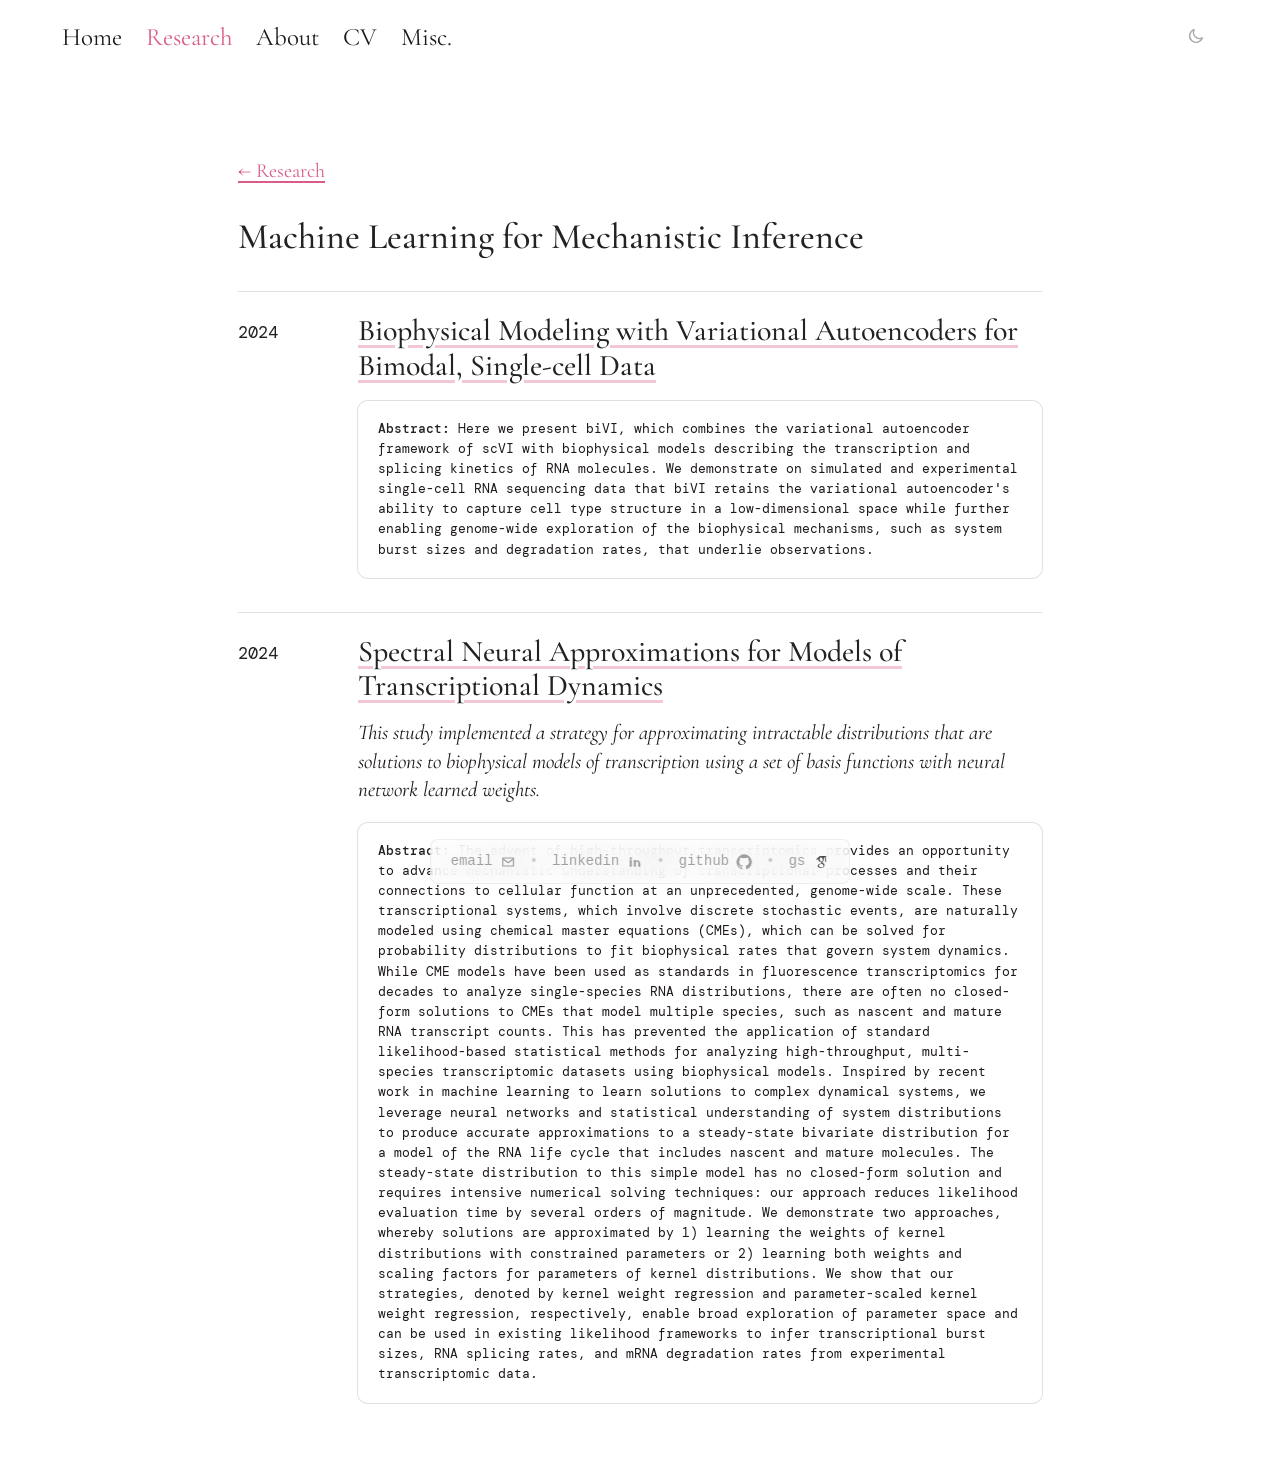
<file: research/machine-learning-mechanistic-inference.html>
<!DOCTYPE html>
<html lang="en">
<head>
  <meta charset="UTF-8">
  <meta name="viewport" content="width=device-width, initial-scale=1.0">
  <title>Machine Learning for Mechanistic Inference — Maria Carilli</title>
  <meta name="description" content="Research notes on machine learning for mechanistic inference by Maria Carilli.">
  <link rel="icon" type="image/svg+xml" href="../favicon.svg">
  <link rel="manifest" href="../manifest.json">
  <link rel="preconnect" href="https://fonts.googleapis.com">
  <link rel="preconnect" href="https://fonts.gstatic.com" crossorigin>
  <link href="https://fonts.googleapis.com/css2?family=Cormorant+Garamond:wght@400;500;600;700&family=DM+Mono:wght@400;500&display=swap" rel="stylesheet">
  <link rel="stylesheet" href="../styles.css?v=home-flower-scroll-5">
</head>
<body>
  <nav class="nav"><div class="nav-inner">
    <div class="nav-left"><div class="nav-links">
      <a href="../">Home</a>
      <a href="../research.html" class="active">Research</a>
      <a href="../about.html">About</a>
      <a href="../cv.html">CV</a>
      <a href="../misc.html">Misc.</a>
    </div></div>
    <div class="nav-actions"></div>
    <button class="nav-burger" aria-label="Menu" aria-expanded="false"><span></span></button>
  </div></nav>
  <div class="nav-mobile" aria-hidden="true"></div>
  <main class="main main--research-detail">
    <a class="research-back" href="../research.html">&larr; Research</a>
    <h1>Machine Learning for Mechanistic Inference</h1>

    <section class="paper-list" aria-label="Selected papers">
      <article class="research-paper">
        <div class="paper-year">2024</div>
        <div class="paper-content">
          <h2>
            <a href="https://www.nature.com/articles/s41592-024-02365-9" target="_blank" rel="noopener">
              Biophysical Modeling with Variational Autoencoders for Bimodal, Single-cell Data
            </a>
          </h2>
          <div class="paper-abstract">
            <p><strong>Abstract:</strong> Here we present biVI, which combines the variational autoencoder framework of scVI with biophysical models describing the transcription and splicing kinetics of RNA molecules. We demonstrate on simulated and experimental single-cell RNA sequencing data that biVI retains the variational autoencoder's ability to capture cell type structure in a low-dimensional space while further enabling genome-wide exploration of the biophysical mechanisms, such as system burst sizes and degradation rates, that underlie observations.</p>
          </div>
        </div>
      </article>

      <article class="research-paper">
        <div class="paper-year">2024</div>
        <div class="paper-content">
          <h2>
            <a href="https://www.cell.com/biophysj/fulltext/S0006-3495(24)00314-X" target="_blank" rel="noopener">
              Spectral Neural Approximations for Models of Transcriptional Dynamics
            </a>
          </h2>
          <p class="paper-note"><em>This study implemented a strategy for approximating intractable distributions that are solutions to biophysical models of transcription using a set of basis functions with neural network learned weights.</em></p>
          <div class="paper-abstract">
            <p><strong>Abstract:</strong> The advent of high-throughput transcriptomics provides an opportunity to advance mechanistic understanding of transcriptional processes and their connections to cellular function at an unprecedented, genome-wide scale. These transcriptional systems, which involve discrete stochastic events, are naturally modeled using chemical master equations (CMEs), which can be solved for probability distributions to fit biophysical rates that govern system dynamics. While CME models have been used as standards in fluorescence transcriptomics for decades to analyze single-species RNA distributions, there are often no closed-form solutions to CMEs that model multiple species, such as nascent and mature RNA transcript counts. This has prevented the application of standard likelihood-based statistical methods for analyzing high-throughput, multi-species transcriptomic datasets using biophysical models. Inspired by recent work in machine learning to learn solutions to complex dynamical systems, we leverage neural networks and statistical understanding of system distributions to produce accurate approximations to a steady-state bivariate distribution for a model of the RNA life cycle that includes nascent and mature molecules. The steady-state distribution to this simple model has no closed-form solution and requires intensive numerical solving techniques: our approach reduces likelihood evaluation time by several orders of magnitude. We demonstrate two approaches, whereby solutions are approximated by 1) learning the weights of kernel distributions with constrained parameters or 2) learning both weights and scaling factors for parameters of kernel distributions. We show that our strategies, denoted by kernel weight regression and parameter-scaled kernel weight regression, respectively, enable broad exploration of parameter space and can be used in existing likelihood frameworks to infer transcriptional burst sizes, RNA splicing rates, and mRNA degradation rates from experimental transcriptomic data.</p>
          </div>
        </div>
      </article>
    </section>
  </main>
  <script src="../script.js?v=runner-now"></script>
</body>
</html>
</file>
<file: styles.css>
/* ============================================
   Portfolio Template
   Based on diyor.design
   ============================================

   TABLE OF CONTENTS
   1. Variables & Reset
   2. Navigation
   3. Main content & Projects list
   4. About page & Footer
   5. Case pages (header, meta, tabs, sections, images)
   6. Content grid (images, captions, slideshows)
   7. Video & Slideshow components
   8. Lightbox
   9. Scroll reveal
   10. Responsive (900px, 480px)
   11. Mac mockup
   12. Reading progress
   13. Skeleton loaders
   14. Print & Reduced motion
   15. Lightbox close button

   ============================================ */

/* --- Variables --- */

:root {
  --bg: #ffffff;
  --text: #222222;
  --text-dim: rgba(34, 34, 34, 0.4);
  --text-body: rgba(30, 25, 25, 1);
  --text-faint: rgba(30, 25, 25, 0.25);
  --accent: #D95B8A;
  --line: #000000;

  --font-sans: 'Cormorant Garamond', Georgia, 'Times New Roman', serif;
  --font-mono: 'DM Mono', 'SF Mono', 'Fira Code', 'Courier New', monospace;

  --selection-bg: #D95B8A;
  --selection-color: #fff;

  --nav-height: 75px;
  --side-padding: 48px;
  --content-max: 1156px;

  --line-muted: rgba(0, 0, 0, 0.12);

  --transition-fast: 150ms ease;
  --transition-base: 200ms ease;

  --content-gutter: 0px;
  --text-col: 764px;
  --radius-sm: 10px;
  --radius-lg: 12px;
  --radius-pill: 100px;
  --section-gap: 60px;
}

::selection {
  background: var(--selection-bg);
  color: var(--selection-color);
}

/* --- Reset --- */

*, *::before, *::after {
  box-sizing: border-box;
  margin: 0;
  padding: 0;
}

html {
  scroll-behavior: smooth;
  -webkit-font-smoothing: antialiased;
  -moz-osx-font-smoothing: grayscale;
}

body {
  font-family: var(--font-sans);
  font-size: 18px;
  line-height: 1.5;
  color: var(--text);
  background-color: var(--bg);
  min-height: 100vh;
  display: flex;
  flex-direction: column;
}

a {
  color: inherit;
  text-decoration: none;
}

img {
  display: block;
  max-width: 100%;
}

ul, ol {
  list-style: none;
}

button {
  font: inherit;
  color: inherit;
  background: none;
  border: none;
  cursor: pointer;
}

/* --- Navigation --- */

.nav {
  position: sticky;
  top: 0;
  background: rgba(255, 255, 255, 0.85);
  backdrop-filter: blur(12px);
  -webkit-backdrop-filter: blur(12px);
  z-index: 100;
}

.nav::after {
  content: '';
  display: block;
  max-width: var(--content-max);
  margin: 0 auto;
  height: 1px;
  background: var(--line-muted);
  opacity: 0;
  transition: opacity .3s;
}

.nav.scrolled::after {
  opacity: 1;
}

.nav-inner {
  display: flex;
  align-items: center;
  justify-content: space-between;
  height: var(--nav-height);
  padding: 0 var(--side-padding);
  max-width: calc(var(--content-max) + var(--side-padding) * 2);
  margin: 0 auto;
}

.nav-left {
  display: flex;
  align-items: center;
  gap: 24px;
}

.nav-links {
  display: flex;
  gap: 24px;
  font-size: 25px;
  font-weight: 400;
}

.nav-links a {
  color: var(--text-body);
  transition: color var(--transition-fast);
}

.nav-links a:hover,
.nav-links a:focus-visible,
.nav-links a.active {
  color: var(--accent);
}

.nav-lang {
  display: flex;
  gap: 16px;
  font-size: 25px;
  font-weight: 400;
  align-items: center;
}

.nav-lang a {
  color: var(--text-body);
  transition: color var(--transition-fast);
}

.nav-lang a:hover,
.nav-lang a:focus-visible {
  color: var(--accent);
}

.nav-lang .active {
  color: var(--accent);
}

.nav-actions {
  display: flex;
  align-items: center;
  justify-content: flex-end;
  min-width: 44px;
}

/* Burger button — hidden on desktop */
.nav-burger {
  display: none;
  width: 44px;
  height: 44px;
  justify-content: center;
  align-items: center;
  background: none;
  border: none;
  cursor: pointer;
  padding: 0;
  z-index: 200;
}

.nav-burger span {
  display: block;
  width: 24px;
  height: 2px;
  background: var(--text);
  position: relative;
  transition: background var(--transition-fast);
}

.nav-burger span::before,
.nav-burger span::after {
  content: '';
  position: absolute;
  width: 24px;
  height: 2px;
  background: var(--text);
  left: 0;
  transition: transform var(--transition-base);
}

.nav-burger span::before {
  top: -7px;
}

.nav-burger span::after {
  top: 7px;
}

/* Burger open state */
.nav-burger.open span {
  background: transparent;
}

.nav-burger.open span::before {
  top: 0;
  transform: rotate(45deg);
}

.nav-burger.open span::after {
  top: 0;
  transform: rotate(-45deg);
}

/* Mobile menu overlay */
.nav-mobile {
  display: flex;
  position: fixed;
  top: 0; right: 0; bottom: 0; left: 0;
  inset: 0;
  background: var(--bg);
  z-index: 150;
  flex-direction: column;
  align-items: center;
  justify-content: center;
  gap: 32px;
  visibility: hidden;
  opacity: 0;
  transform: translateY(-8px);
  transition: opacity var(--transition-base), visibility var(--transition-base), transform var(--transition-base);
  pointer-events: none;
}

.nav-mobile.open {
  visibility: visible;
  opacity: 1;
  transform: translateY(0);
  pointer-events: auto;
}

.nav-mobile a {
  font-size: 32px;
  font-weight: 400;
  transition: color var(--transition-fast);
}

.nav-mobile a:hover,
.nav-mobile a:focus-visible,
.nav-mobile a.active {
  color: var(--accent);
}

.nav-mobile .nav-mobile-lang {
  display: flex;
  gap: 16px;
  margin-top: 16px;
  font-size: 24px;
}

.nav-mobile .nav-mobile-lang a {
  font-size: inherit;
}

/* --- Main content --- */

.main {
  max-width: calc(var(--content-max) + var(--side-padding) * 2);
  width: 100%;
  margin: 0 auto;
  padding: 80px var(--side-padding) 80px;
  flex: 1;
}

.main--home {
  position: relative;
  display: block;
  height: calc(100vh - var(--nav-height));
  max-width: none;
  flex: 0 0 calc(100vh - var(--nav-height));
  padding: 0;
  overflow-y: auto;
  overflow-x: hidden;
  -webkit-overflow-scrolling: touch;
}

.home-photo {
  position: relative;
  width: 100vw;
  margin-left: calc(50% - 50vw);
  pointer-events: none;
  z-index: 0;
}

.home-photo img {
  width: 100%;
  height: auto;
  display: block;
  opacity: 1;
  filter: none;
  mix-blend-mode: normal;
}

.home-intro {
  position: fixed;
  top: calc(var(--nav-height) + 34vh);
  left: max(var(--side-padding), calc((100vw - var(--content-max)) / 2 + var(--side-padding)));
  right: auto;
  z-index: 1;
  max-width: 720px;
  width: fit-content;
  margin: 0;
  padding: 20px 26px 24px;
  text-align: left;
  background: rgba(255, 255, 255, 0.72);
  border-radius: var(--radius-lg);
  box-shadow: 0 0 0 1px rgba(255, 255, 255, 0.16);
  backdrop-filter: blur(2px);
  -webkit-backdrop-filter: blur(2px);
  transition: background var(--transition-base), box-shadow var(--transition-base), backdrop-filter var(--transition-base);
}

html.dark .home-intro {
  background: rgba(40, 40, 40, 0.72);
  box-shadow: 0 0 0 1px rgba(255, 255, 255, 0.08);
}

.home-intro.is-hot,
.home-intro:hover,
.home-intro:focus-within {
  background: rgba(255, 255, 255, 1);
  box-shadow: 0 0 0 1px rgba(255, 255, 255, 0.42), 0 12px 40px rgba(0, 0, 0, 0.08);
  backdrop-filter: blur(6px);
  -webkit-backdrop-filter: blur(6px);
}

html.dark .home-intro.is-hot,
html.dark .home-intro:hover,
html.dark .home-intro:focus-within {
  background: rgba(40, 40, 40, 1);
  box-shadow: 0 0 0 1px rgba(255, 255, 255, 0.14), 0 12px 40px rgba(0, 0, 0, 0.24);
}

.home-intro h1 {
  font-family: var(--font-sans);
  font-size: 48px;
  font-weight: 500;
  line-height: 1.1;
  color: var(--text);
  margin-bottom: 12px;
}

.home-intro p {
  font-family: var(--font-sans);
  font-size: 25px;
  font-weight: 400;
  line-height: 1.35;
  color: var(--text-body);
  max-width: 600px;
  margin: 0;
}

/* --- CV --- */

.main--cv {
  max-width: 1040px;
}

.cv-section p,
.cv-section a {
  font-family: var(--font-sans);
  font-size: 20px;
  line-height: 1.35;
}

.cv-section a {
  color: var(--accent);
  text-decoration: underline;
  text-decoration-thickness: 1px;
  text-underline-offset: 4px;
}

.cv-section {
  border-top: 1px solid var(--line);
  padding-top: 0;
  margin-top: 18px;
}

.cv-section:first-of-type {
  margin-top: 0;
}

.cv-section summary {
  min-height: 58px;
  display: flex;
  align-items: center;
  justify-content: space-between;
  gap: 20px;
  cursor: pointer;
  list-style: none;
}

.cv-section summary::-webkit-details-marker {
  display: none;
}

.cv-section--static {
  padding: 18px 0 22px;
}

.cv-section h2 {
  font-family: var(--font-sans);
  font-size: 24px;
  font-weight: 500;
  line-height: 1.2;
  text-transform: none;
  color: var(--text);
  margin: 0;
}

.cv-section--static h2 {
  margin-bottom: 16px;
}

.cv-section summary::after {
  content: '+';
  font-family: var(--font-mono);
  font-size: 18px;
  line-height: 1;
  color: var(--accent);
  flex-shrink: 0;
}

.cv-section[open] summary::after {
  content: '−';
}

.cv-section-body {
  padding-bottom: 22px;
}

.cv-item {
  display: grid;
  grid-template-columns: 170px minmax(0, 1fr);
  gap: 28px;
  padding: 16px 0;
  border-top: 1px solid var(--line-muted);
}

.cv-section-body > .cv-item:first-child {
  border-top: 0;
  padding-top: 0;
}

.cv-date,
.cv-list span {
  font-family: var(--font-mono);
  font-size: 13px;
  line-height: 1.5;
  color: var(--text-dim);
}

.cv-item h3 {
  font-family: var(--font-sans);
  font-size: 22px;
  font-weight: 500;
  line-height: 1.15;
  color: var(--text);
  margin-bottom: 5px;
}

.cv-item p + p {
  margin-top: 6px;
}

.cv-list p,
.cv-publications p {
  padding: 12px 0;
  border-top: 1px solid var(--line-muted);
}

.cv-list p:first-child,
.cv-publications p:first-child {
  border-top: 0;
  padding-top: 0;
}

.cv-list span {
  display: inline-block;
  min-width: 130px;
  margin-right: 20px;
  vertical-align: top;
}

.cv-publications p {
  font-size: 18px;
}

.cv-skills {
  margin-bottom: 18px;
  color: var(--text-dim);
}

/* --- Research --- */

.main--research {
  padding-bottom: 120px;
}

.main--research .projects-title {
  font-size: 36px;
  font-weight: 500;
  line-height: 1.15;
}

.research-intro {
  margin-top: 24px;
  margin-bottom: 34px;
}

.research-intro .cv-section-body {
  padding-top: 0;
}

.research-card-grid {
  display: grid;
  grid-template-columns: repeat(3, minmax(0, 1fr));
  gap: 22px;
  margin-top: 0;
}

.research-card {
  position: relative;
  min-height: 430px;
  aspect-ratio: 3 / 4;
  overflow: hidden;
  border-radius: var(--radius-lg);
  background: #fff;
  box-shadow: 0 0 0 1px var(--line-muted);
  color: var(--text);
  transition: transform var(--transition-base), box-shadow var(--transition-base), color var(--transition-fast);
}

html.dark .research-card {
  background: #fff;
}

.research-card:hover,
.research-card:focus-visible {
  transform: translateY(-3px);
  color: var(--accent);
  box-shadow: 0 14px 36px rgba(0, 0, 0, 0.1), 0 0 0 1px rgba(217, 91, 138, 0.28);
}

.research-card img {
  width: calc(100% - 52px);
  height: calc(100% - 112px);
  margin: 86px 26px 26px;
  display: block;
  object-fit: contain;
  background: #fff;
}

.research-card span {
  position: absolute;
  top: 18px;
  left: 18px;
  right: 18px;
  z-index: 1;
  padding: 12px 14px;
  border-radius: var(--radius-sm);
  background: rgba(255, 255, 255, 0.72);
  color: inherit;
  font-family: var(--font-sans);
  font-size: 27px;
  font-weight: 500;
  line-height: 1.1;
  backdrop-filter: blur(5px);
  -webkit-backdrop-filter: blur(5px);
}

html.dark .research-card span {
  background: rgba(26, 26, 26, 0.68);
}

.software-section {
  margin-top: 72px;
  border-top: 1px solid var(--line);
  padding-top: 24px;
}

.software-section h2,
.main--research-detail h1 {
  font-family: var(--font-sans);
  font-size: 36px;
  font-weight: 500;
  line-height: 1.15;
  color: var(--text);
}

.software-links {
  display: grid;
  grid-template-columns: repeat(4, minmax(0, 1fr));
  gap: 14px;
  margin-top: 20px;
}

.software-button {
  min-height: 58px;
  display: inline-flex;
  align-items: center;
  justify-content: center;
  padding: 12px 18px;
  border-radius: var(--radius-sm);
  background: rgba(255, 255, 255, 0.52);
  box-shadow: 0 0 0 1px var(--line-muted);
  color: var(--text);
  font-family: var(--font-mono);
  font-size: 16px;
  font-weight: 500;
  line-height: 1.2;
  text-align: center;
  transition: background var(--transition-base), color var(--transition-fast), transform var(--transition-base), box-shadow var(--transition-base);
}

.software-button:hover,
.software-button:focus-visible,
.software-button:focus-within {
  color: var(--accent);
  background: rgba(255, 255, 255, 0.78);
  transform: translateY(-2px);
  box-shadow: 0 10px 26px rgba(0, 0, 0, 0.08), 0 0 0 1px rgba(217, 91, 138, 0.26);
}

.software-button--split {
  gap: 8px;
}

.software-button--split a {
  color: inherit;
  text-decoration: none;
}

.software-button--split a:hover,
.software-button--split a:focus-visible {
  color: var(--accent);
  text-decoration: underline;
  text-underline-offset: 4px;
}

.software-button--split span {
  color: var(--text-dim);
}

html.dark .software-button {
  background: rgba(26, 26, 26, 0.46);
}

html.dark .software-button:hover,
html.dark .software-button:focus-visible,
html.dark .software-button:focus-within {
  background: rgba(26, 26, 26, 0.72);
}

.main--research-detail {
  max-width: 900px;
}

.research-back {
  display: inline-block;
  margin-bottom: 30px;
  color: var(--accent);
  font-family: var(--font-sans);
  font-size: 20px;
  text-decoration: underline;
  text-underline-offset: 4px;
}

.main--research-detail p {
  margin-top: 20px;
  max-width: 700px;
  color: var(--text-body);
  font-family: var(--font-sans);
  font-size: 23px;
  line-height: 1.35;
}

.paper-list {
  margin-top: 34px;
}

.research-paper {
  display: grid;
  grid-template-columns: 92px minmax(0, 1fr);
  gap: 28px;
  padding-top: 22px;
  border-top: 1px solid var(--line-muted);
}

.research-paper + .research-paper {
  margin-top: 34px;
}

.paper-year {
  font-family: var(--font-mono);
  font-size: 17px;
  line-height: 1.5;
  color: var(--text);
  padding-top: 6px;
}

.paper-content h2 {
  max-width: 780px;
  font-family: var(--font-sans);
  font-size: 30px;
  font-weight: 500;
  line-height: 1.14;
}

.paper-content h2 a {
  color: var(--text);
  text-decoration: underline;
  text-decoration-color: rgba(217, 91, 138, 0.34);
  text-underline-offset: 5px;
  transition: color var(--transition-fast), text-decoration-color var(--transition-fast);
}

.paper-content h2 a:hover,
.paper-content h2 a:focus-visible {
  color: var(--accent);
  text-decoration-color: currentColor;
}

.main--research-detail .paper-note {
  margin-top: 16px;
  max-width: 760px;
  font-size: 21px;
  line-height: 1.36;
}

.paper-abstract {
  max-width: 780px;
  margin-top: 18px;
  padding: 18px 20px;
  border-radius: var(--radius-sm);
  background: rgba(255, 255, 255, 0.62);
  box-shadow: 0 0 0 1px var(--line-muted);
}

html.dark .paper-abstract {
  background: rgba(26, 26, 26, 0.52);
}

.main--research-detail .paper-abstract p {
  margin-top: 0;
  max-width: none;
  color: var(--text-body);
  font-family: var(--font-mono);
  font-size: 13px;
  line-height: 1.55;
}

.paper-abstract strong {
  font-weight: 500;
  color: var(--text);
}

/* --- Projects list --- */

.projects-title {
  font-family: var(--font-sans);
  font-size: 30px;
  font-weight: 400;
  line-height: 1.5;
  margin-bottom: 32px;
  color: var(--text);
}

.projects-title--archive {
  margin-top: 80px;
}

.misc-placeholder {
  margin-top: 24px;
  color: var(--text-body);
  font-family: var(--font-sans);
  font-size: 24px;
  line-height: 1.35;
}

.project-list {
  display: flex;
  flex-direction: column;
  max-width: var(--content-max);
}

.project-item {
  display: grid;
  grid-template-columns: repeat(12, 1fr);
  align-items: start;
  column-gap: 20px;
  padding: 16px 0;
  border-bottom: 1px solid var(--line);
  text-decoration: none;
  transition: opacity var(--transition-fast);
}

.project-year { grid-column: 1; }
.project-thumb { grid-column: 2; }
.project-name { grid-column: 3 / 6; }
.project-info { grid-column: 6 / 12; }
.project-arrow { grid-column: 12; }

.project-item:first-child {
  border-top: 1px solid var(--line);
}

.project-item:hover:not(:has(.project-name-link:hover)) .project-name-title,
.project-item:hover:not(:has(.project-name-link:hover)) .project-info-desc,
.project-item:hover:not(:has(.project-name-link:hover)) .project-arrow {
  color: var(--accent);
}

.project-year {
  font-family: var(--font-sans);
  font-size: 25px;
  font-weight: 400;
  color: var(--text);
  line-height: 1.0;
  letter-spacing: -0.2px;
}

.project-thumb {
  width: 100%;
  aspect-ratio: 1;
  max-width: 78px;
  border-radius: var(--radius-sm);
  object-fit: cover;
  object-position: top center;
  align-self: start;
  overflow: hidden;
}

.project-name {
  font-size: 25px;
  font-weight: 400;
  line-height: 1.1;
}

.project-name-title {
  display: block;
  line-height: 1.1;
  transition: color var(--transition-fast);
}

.project-name-link {
  display: block;
  font-family: var(--font-sans);
  font-size: 20px;
  font-weight: 400;
  color: var(--text-dim);
  margin-top: 2px;
}

.project-name-link:hover,
.project-name-link:focus-visible {
  color: var(--accent);
}

.project-info {
  font-size: 18px;
  line-height: 1.1;
}

.project-info-desc {
  display: block;
  color: var(--text);
  font-family: var(--font-sans);
  font-size: 25px;
  line-height: 1.1;
  font-feature-settings: "smcp";
  transition: color var(--transition-fast);
  white-space: nowrap;
  overflow: hidden;
  text-overflow: ellipsis;
}

.project-info-tags {
  display: block;
  font-family: var(--font-sans);
  color: var(--text-dim);
  font-size: 20px;
  margin-top: 2px;
}

.project-info-industry {
  display: block;
  font-family: var(--font-sans);
  color: var(--text-dim);
  font-size: 20px;
  margin-top: 2px;
}

.project-arrow {
  font-size: 50px;
  font-weight: 100;
  color: var(--text-dim);
  transition: color var(--transition-fast);
  line-height: 1;
  text-align: right;
  align-self: center;
}

a.project-item .project-arrow {
  color: var(--text);
}

/* --- About page --- */

.main--about {
  padding-top: 0;
  padding-bottom: 0;
  display: flex;
}

.about-viewport {
  width: 100%;
  min-height: calc(100vh - var(--nav-height));
  padding-bottom: 70px;
  box-sizing: border-box;
  display: flex;
  flex-direction: column;
  align-items: center;
  gap: 34px;
  padding-top: 72px;
}

.about-content {
  max-width: 720px;
  align-self: auto;
  text-align: left;
}

.about-headshot {
  width: min(100%, 320px);
  aspect-ratio: 1;
  object-fit: cover;
  border-radius: var(--radius-lg);
  background: #fff;
  box-shadow: 0 0 0 1px var(--line-muted), 0 16px 40px rgba(0, 0, 0, 0.08);
}

.about-content p {
  font-family: var(--font-sans);
  font-size: 20px;
  font-weight: 400;
  line-height: 1.4;
  color: var(--text);
  margin-bottom: 14px;
}

.about-content .about-label {
  color: var(--text-dim);
  margin-top: 24px;
  margin-bottom: 4px;
}

.about-content .about-label:first-child {
  margin-top: 0;
}

.about-content a {
  color: var(--accent);
  text-decoration: underline;
  text-decoration-color: var(--accent);
  text-underline-offset: 3px;
}

.about-content a:hover {
  text-decoration: none;
}

/* --- Footer --- */

.about-bottom {
  position: fixed;
  bottom: 0;
  left: 0;
  right: 0;
  display: flex;
  justify-content: space-between;
  align-items: baseline;
  gap: 40px;
  max-width: calc(var(--content-max) + var(--side-padding) * 2);
  margin: 0 auto;
  padding: 20px var(--side-padding);
  background: none;
  z-index: 50;
}

.about-bottom p {
  font-family: var(--font-sans);
  font-size: 20px;
  font-weight: 400;
  line-height: 1.35;
  color: var(--text);
  margin-bottom: 0;
}

.about-links {
  display: flex;
  gap: 30px;
  font-family: var(--font-sans);
  font-size: 20px;
  font-weight: 400;
  line-height: 1.35;
  white-space: nowrap;
  flex-shrink: 0;
}

.about-links a {
  color: var(--accent);
  text-decoration: underline;
  text-decoration-color: var(--accent);
  text-decoration-thickness: 1px;
  text-underline-offset: 5px;
  transition: color var(--transition-fast);
}

.about-links a:hover,
.about-links a:focus-visible {
  text-decoration: none;
}

/* --- Case page --- */

.main--case {
  padding-top: 240px;
  overflow-x: hidden;
}

/* Case header: thumb + h1 side by side */
.case-header {
  display: flex;
  align-items: center;
  gap: 20px;
  max-width: var(--text-col);
  margin: 0 auto;
  padding-left: var(--content-gutter);
}

.case-header-thumb {
  width: 56px;
  height: 56px;
  border-radius: var(--radius-lg);
  object-fit: cover;
  flex-shrink: 0;
  overflow: hidden;
}

.case-header .case-h1 {
  max-width: none;
  margin: 0;
  padding-left: 0;
}

/* Case h1 title */
.case-h1 {
  font-family: var(--font-sans);
  font-size: 48px;
  font-weight: 700;
  line-height: 1.1;
  color: var(--text);
  max-width: var(--text-col);
  margin: 0 auto 0;
  padding-left: var(--content-gutter);
}

.case-header + .case-description {
  text-indent: 0;
  margin-top: 16px;
}

.case-h1 + .case-description {
  text-indent: 0;
  margin-top: 16px;
}

.case-header + .case-tabs,
.case-h1 + .case-tabs {
  margin-top: 110px;
}

.case-meta + .case-tabs {
  margin-top: 24px;
}

.case-header + .case-body,
.case-h1 + .case-body {
  margin-top: 80px;
}

/* Case meta line (role / company / year) */
.case-meta {
  max-width: var(--text-col);
  margin: 0 auto 8px;
  padding-left: var(--content-gutter);
  font-family: var(--font-sans);
  font-size: 18px;
  font-weight: 400;
  color: var(--text-dim);
}

/* Image captions */
.case-caption {
  font-family: var(--font-sans);
  font-size: 14px;
  font-weight: 400;
  line-height: 1.4;
  color: var(--text-dim);
}

/* Stats row */
.case-stats {
  display: grid;
  grid-template-columns: repeat(4, 1fr);
  gap: 20px;
  max-width: var(--text-col);
  margin: 0 auto 70px;
  padding-left: var(--content-gutter);
}

.case-stat-value {
  font-family: var(--font-sans);
  font-size: 36px;
  font-weight: 700;
  line-height: 1.2;
  color: var(--text);
}

.case-stat-label {
  font-family: var(--font-sans);
  font-size: 14px;
  font-weight: 400;
  line-height: 1.3;
  color: var(--text-dim);
  margin-top: 4px;
}

/* Previous / Next case navigation */
.case-nav {
  display: flex;
  justify-content: space-between;
  max-width: var(--text-col);
  margin: 40px auto 0;
  padding: 0 var(--content-gutter);
  box-sizing: border-box;
}

.case-nav-link {
  display: flex;
  align-items: center;
  gap: 8px;
  text-decoration: none;
  color: var(--accent);
  font-family: var(--font-sans);
  font-size: 20px;
  line-height: 25px;
  transition: opacity var(--transition-base);
  background: linear-gradient(var(--accent), var(--accent)) 0 100% / 100% 1px no-repeat;
  padding-bottom: 2px;
}
.case-nav-link:hover {
  background-size: 0 1px;
}
.case-nav-dir {
  font-size: 22px;
}
.case-nav-next {
  margin-left: auto;
}

/* Text sections: centered column */
.case-section {
  max-width: var(--text-col);
  margin: var(--section-gap) auto 30px;
  padding-left: var(--content-gutter);
  position: relative;
}

.case-section-num {
  position: absolute;
  left: -20px;
  top: 0;
  transform: translateX(-100%);
  font-family: var(--font-mono);
  font-size: 20px;
  font-weight: 500;
  line-height: 25px;
  color: var(--text-body);
  text-align: right;
  text-transform: uppercase;
}

.case-section-title {
  font-family: var(--font-mono);
  font-size: 20px;
  font-weight: 500;
  line-height: 25px;
  letter-spacing: 0;
  color: var(--text-body);
  text-transform: uppercase;
  margin-bottom: 8px;
}

.case-section p {
  font-family: var(--font-sans);
  font-size: 20px;
  font-weight: 400;
  line-height: 28px;
  color: var(--text-body);
  margin: 8px 0 0;
}

.case-section ul {
  font-family: var(--font-sans);
  font-size: 20px;
  font-weight: 400;
  line-height: 28px;
  color: var(--text-body);
  padding-left: 24px;
  margin: 0;
}

.case-section ul li {
  list-style: disc;
}

.case-section h3 {
  font-family: var(--font-mono);
  font-size: 20px;
  font-weight: 500;
  font-style: normal;
  line-height: 25px;
  letter-spacing: 0;
  color: var(--text-body);
  text-transform: uppercase;
  margin: 25px 0 8px;
}

.case-section strong {
  font-weight: 400;
  font-style: normal;
}

/* Styled blockquote */
.case-quote {
  max-width: var(--text-col);
  margin: 25px auto;
  padding-left: var(--content-gutter);
  font-family: var(--font-sans);
  font-size: 20px;
  font-weight: 400;
  line-height: 28px;
  color: var(--text-dim);
  font-style: italic;
}

/* Separator */
.case-separator {
  border: none;
  border-top: 1px solid var(--line);
  width: 100%;
  margin: 100px 0;
}

/* Images within text sections */
.case-img {
  width: 100%;
  border-radius: var(--radius-sm);
  margin: 25px 0;
  display: block;
}

/* Full-width images */
.case-img-full {
  display: block;
  width: 100%;
  border-radius: var(--radius-sm);
  box-shadow: 0 0 0 1px var(--line-muted);
  margin: 20px 0;
}

/* --- Case content grid --- */

.case-body > .case-img-full,
.case-tab-panel > .case-img-full,
.case-body > picture,
.case-tab-panel > picture,
.case-body > .case-img-scroll,
.case-tab-panel > .case-img-scroll {
  display: block;
  max-width: calc(var(--text-col) - var(--content-gutter));
  margin: 30px auto 30px max(0px, calc(50% - calc(var(--text-col) / 2) + var(--content-gutter)));
}

picture.case-img-full {
  box-shadow: none;
  border-radius: 0;
}

.case-body > picture img,
.case-tab-panel > picture img {
  border-radius: var(--radius-sm);
  box-shadow: 0 0 0 1px var(--line-muted);
}

.case-body > picture .case-img-full,
.case-tab-panel > picture .case-img-full {
  margin: 0;
}

.case-body > .case-caption,
.case-tab-panel > .case-caption {
  max-width: var(--text-col);
  margin: 8px auto 40px;
  padding-left: var(--content-gutter);
}

/* Image captions gap */
.case-body > picture + .case-caption,
.case-tab-panel > picture + .case-caption,
.case-body > .case-img-full + .case-caption,
.case-tab-panel > .case-img-full + .case-caption,
.case-body > .case-img-scroll + .case-caption,
.case-tab-panel > .case-img-scroll + .case-caption,
.case-body > .mac-mockup + .case-caption,
.case-tab-panel > .mac-mockup + .case-caption,
.case-body > .case-slideshow-wrap + .case-caption,
.case-tab-panel > .case-slideshow-wrap + .case-caption {
  margin-top: -20px;
}

.case-body > .case-slideshow-wrap,
.case-tab-panel > .case-slideshow-wrap {
  max-width: var(--text-col);
  margin: 30px auto;
  padding-left: var(--content-gutter);
}

.case-body > .case-img-row,
.case-tab-panel > .case-img-row {
  max-width: var(--text-col);
  margin: 30px auto;
  padding-left: var(--content-gutter);
  box-sizing: border-box;
}

/* Clickable images */
.case-img-full,
.case-img-row img {
  cursor: zoom-in;
}

/* Lightbox */
.case-lightbox {
  position: fixed;
  inset: 0;
  background: rgba(0, 0, 0, 0.9);
  z-index: 1000;
  display: flex;
  align-items: center;
  justify-content: center;
  cursor: zoom-out;
  opacity: 0;
  pointer-events: none;
  transition: opacity var(--transition-base);
}

.case-lightbox.open {
  opacity: 1;
  pointer-events: auto;
}

.case-lightbox img,
.case-lightbox video {
  max-width: 95vw;
  max-height: 95vh;
  object-fit: contain;
}

/* Two-column image row */
.case-img-row {
  display: grid;
  grid-template-columns: 1fr 1fr;
  gap: 20px;
  margin: 20px 0;
  align-items: stretch;
}

/* Three-column variant */
.case-img-row--3 {
  grid-template-columns: 1fr 1fr 1fr;
}

.case-img-row img {
  width: 100%;
  height: 100%;
  object-fit: cover;
  border-radius: var(--radius-sm);
  box-shadow: 0 0 0 1px var(--line-muted);
  display: block;
}

/* Inline links inside case sections */
.case-section a {
  color: var(--accent);
  text-decoration: none;
  background: linear-gradient(to right, var(--accent) 0%, var(--accent) 100%) 0 100% / 100% 1px repeat-x;
  padding-bottom: 1px;
  transition: background-size var(--transition-fast);
}

.case-section a:hover {
  background-size: 0 1px;
}

/* Description text */
.case-description {
  max-width: var(--text-col);
  margin: 50px auto;
  padding-left: var(--content-gutter);
  font-family: var(--font-sans);
  font-size: 25px;
  font-weight: 400;
  line-height: 35px;
  color: var(--text-body);
  text-indent: 168px;
}

/* Video */
.case-video {
  position: relative;
  margin: 25px 0;
  border-radius: var(--radius-sm);
  overflow: hidden;
}

.case-video img,
.case-video video {
  display: block;
  width: 100%;
  border: none;
  outline: none;
}

/* --- Tabs --- */

.case-tabs {
  display: flex;
  gap: 12px;
  max-width: var(--text-col);
  margin: 0 auto 20px;
  padding-left: var(--content-gutter);
}

.case-tab {
  height: 44px;
  padding: 0 24px;
  display: inline-flex;
  align-items: center;
  justify-content: center;
  border-radius: var(--radius-pill);
  font-family: var(--font-sans);
  font-size: 18px;
  font-weight: 400;
  letter-spacing: -0.4px;
  border: none;
  cursor: pointer;
  transition: all var(--transition-base);
  background: rgba(30, 25, 25, 0.04);
  color: var(--text);
}

.case-tab.active {
  background: var(--accent);
  color: #ffffff;
}

.case-tab:not(.active):hover {
  background: rgba(30, 25, 25, 0.08);
}

.case-tab:focus-visible {
  outline: 2px solid var(--text);
  outline-offset: 2px;
}

.case-tabs {
  display: flex;
  gap: 12px;
  max-width: var(--text-col);
  margin: 0 auto 20px;
  padding-left: var(--content-gutter);
}

.case-tab {
  height: 44px;
  padding: 0 24px;
  display: inline-flex;
  align-items: center;
  justify-content: center;
  border-radius: var(--radius-pill);
  font-family: var(--font-sans);
  font-size: 18px;
  font-weight: 400;
  letter-spacing: -0.4px;
  border: none;
  cursor: pointer;
  transition: all var(--transition-base);
  background: rgba(30, 25, 25, 0.04);
  color: var(--text);
}

.case-tab.active {
  background: var(--accent);
  color: #ffffff;
}

.case-tab:not(.active):hover {
  background: rgba(30, 25, 25, 0.08);
}

.case-tab:focus-visible {
  outline: 2px solid var(--text);
  outline-offset: 2px;
}

.case-tab-panel {
  display: none;
}

.case-tab-panel.active {
  display: block;
}

/* --- Slideshow / Carousel --- */

.case-slideshow-wrap {
  position: relative;
  margin: 25px 0;
}

.case-slideshow {
  position: relative;
  border-radius: var(--radius-sm);
  overflow: hidden;
  background: #f5f5f5;
  box-shadow: 0 0 0 1px var(--line-muted);
}

.case-slideshow-track {
  display: flex;
  align-items: flex-start;
  transition: transform 0.4s ease;
}

.case-slideshow-track picture {
  width: 100%;
  flex-shrink: 0;
  display: block;
}

.case-slideshow-track img {
  width: 100%;
  height: auto;
  flex-shrink: 0;
  display: block;
  box-shadow: 0 0 0 1px var(--line-muted);
  border-radius: var(--radius-sm);
}

.case-slideshow-arrow {
  position: absolute;
  top: 50%;
  transform: translateY(-50%);
  width: 44px;
  height: 44px;
  border-radius: 50%;
  border: none;
  background: rgba(200, 200, 200, 0.6);
  color: #ffffff;
  font-size: 24px;
  line-height: 1;
  cursor: pointer;
  display: flex;
  align-items: center;
  justify-content: center;
  z-index: 10;
  transition: background var(--transition-fast);
}

.case-slideshow-arrow:hover {
  background: rgba(170, 170, 170, 0.8);
}

.case-slideshow-arrow[data-prev] { left: -64px; }
.case-slideshow-arrow[data-next] { right: -64px; }

.case-slideshow-nav {
  position: absolute;
  bottom: 12px;
  left: 50%;
  transform: translateX(-50%);
  display: flex;
  align-items: center;
  background: rgba(40, 40, 40, 0.4);
  border-radius: var(--radius-sm);
  min-width: 64px;
  height: 32px;
  padding: 0 8px;
}

.case-slideshow-counter {
  font-family: -apple-system, system-ui, sans-serif;
  font-size: 12px;
  font-weight: 500;
  color: #ffffff;
  text-align: center;
  min-width: 24px;
  line-height: 32px;
  cursor: default;
  width: 100%;
}

/* --- Font Showcase --- */

.case-font-showcase {
  margin: 120px 0;
  padding: 80px 0;
}

.case-font-title {
  font-family: var(--font-sans);
  font-size: 100px;
  font-weight: 500;
  line-height: 100px;
  letter-spacing: -5px;
  color: var(--text);
  margin-bottom: 40px;
}

.case-font-weights {
  font-family: var(--font-sans);
  font-size: 56px;
  line-height: 56px;
  color: var(--text);
  margin-bottom: 40px;
}

.case-font-weights span { display: block; }

.case-font-chars {
  font-family: var(--font-sans);
  font-size: 56px;
  font-weight: 500;
  line-height: 56px;
  color: var(--text-dim);
  word-break: break-all;
}

/* --- Image Variants --- */

.case-img-row--3 {
  grid-template-columns: 1fr 1fr 1fr;
}

.case-img-bordered .case-img-full,
.case-img-bordered img {
  border: 1px solid var(--line-muted);
  border-radius: var(--radius-sm);
}

.case-concept {
  display: flex;
  flex-direction: column;
  margin: 0;
}

.case-concept picture,
.case-concept > img {
  flex: 1;
  min-height: 0;
  overflow: hidden;
  border-radius: var(--radius-sm);
  box-shadow: 0 0 0 1px var(--line-muted);
}

.case-concept picture img {
  height: 100%;
  width: 100%;
  object-fit: cover;
}

.case-concept figcaption {
  flex-shrink: 0;
  font-family: var(--font-sans);
  font-size: 14px;
  font-weight: 400;
  line-height: 1.4;
  color: var(--text-dim);
  margin-top: 8px;
}

picture.case-img-phone {
  display: block;
  max-width: 282px;
  margin: 30px 0 8px max(0px, calc(50% - calc(var(--text-col) / 2) + var(--content-gutter)));
}

picture.case-img-phone img {
  width: 100%;
  height: auto;
  display: block;
  border-radius: var(--radius-sm);
  margin: 0;
}

/* --- Case Links --- */

.case-section:has(+ .case-links) {
  margin-bottom: 0;
}

.case-links {
  max-width: var(--text-col);
  margin: 8px auto 50px;
  padding-left: var(--content-gutter);
}

.case-links a {
  font-family: var(--font-sans);
  font-size: 20px;
  line-height: 25px;
  color: var(--accent);
  text-decoration: none;
  background: linear-gradient(to right, var(--accent) 0%, var(--accent) 100%) 0 100% / 100% 1px repeat-x;
  padding-bottom: 1px;
  margin-right: 20px;
  transition: background-size var(--transition-fast);
}

.case-links a:hover {
  background-size: 0 1px;
}

/* --- Scroll reveal --- */

.reveal {
  opacity: 0;
  transform: translateY(16px);
  transition: opacity 0.5s ease, transform 0.5s ease;
}

.reveal.visible {
  opacity: 1;
  transform: translateY(0);
}

/* --- Dark mode --- */

/* Theme toggle button */
.theme-toggle {
  width: 44px;
  height: 44px;
  display: inline-flex;
  align-items: center;
  justify-content: center;
  background: none;
  border: none;
  cursor: pointer;
  padding: 0;
  font-size: 20px;
  line-height: 1;
  color: var(--text);
  opacity: 0.4;
  transition: opacity var(--transition-fast);
}

.theme-toggle:hover {
  opacity: 1;
}

.theme-toggle .icon-sun { display: none; }
.theme-toggle .icon-moon { display: block; }

html.dark .theme-toggle .icon-sun { display: block; }
html.dark .theme-toggle .icon-moon { display: none; }

/* Auto dark (system preference, unless user chose light) */
@media (prefers-color-scheme: dark) {
  :root:not(.light) {
    --bg: #1a1a1a;
    --text: #e0e0e0;
    --text-body: #e0e0e0;
    --text-dim: #888888;
    --text-faint: rgba(255, 255, 255, 0.15);
    --line: rgba(255, 255, 255, 0.1);
    --line-muted: rgba(255, 255, 255, 0.08);
    --selection-bg: #D95B8A;
    --selection-color: #fff;
  }

  :root:not(.light) .theme-toggle .icon-sun { display: block; }
  :root:not(.light) .theme-toggle .icon-moon { display: none; }

  :root:not(.light) .nav { background: rgba(26, 26, 26, 0.85); }
  :root:not(.light) .nav::after { background: rgba(255, 255, 255, 0.08); }
  :root:not(.light) .about-bottom { background: rgba(26, 26, 26, 0.85); }
  :root:not(.light) .project-thumb { box-shadow: 0 0 0 1px rgba(255, 255, 255, 0.08); }
  :root:not(.light) .case-img-full,
  :root:not(.light) .case-body > picture img,
  :root:not(.light) .case-tab-panel > picture img,
  :root:not(.light) .case-img-row img { box-shadow: 0 0 0 1px rgba(255, 255, 255, 0.10); filter: brightness(0.92); }
  :root:not(.light) .case-lightbox { background: rgba(0, 0, 0, 0.95); }
  :root:not(.light) .case-tab { background: rgba(255, 255, 255, 0.06); }
  :root:not(.light) .case-tab.active { background: var(--accent); color: #fff; }
  :root:not(.light) .case-tab:not(.active):hover { background: rgba(255, 255, 255, 0.1); }
  :root:not(.light) .case-img-scroll { border-color: rgba(255, 255, 255, 0.08); }
  :root:not(.light) .mac-mockup { background: #111; box-shadow: 0 0 0 1px rgba(255, 255, 255, 0.06); }
  :root:not(.light) .mac-mockup-titlebar { background: #222; }
  :root:not(.light) .mac-mockup-url { color: rgba(255, 255, 255, 0.3); }
  :root:not(.light) .mac-mockup-viewport::-webkit-scrollbar-thumb { background: rgba(255, 255, 255, 0.2); }
  :root:not(.light) .case-img-full:not([data-loaded]),
  :root:not(.light) .case-img-row img:not([data-loaded]),
  :root:not(.light) picture img:not([data-loaded]),
  :root:not(.light) .case-video video:not([data-loaded]) {
    background: linear-gradient(90deg, #222 25%, #2a2a2a 50%, #222 75%);
    background-size: 200% 100%;
  }
}

/* Manual dark (user clicked toggle) */
html.dark {
  --bg: #1a1a1a;
  --text: #e0e0e0;
  --text-body: #e0e0e0;
  --text-dim: #888888;
  --text-faint: rgba(255, 255, 255, 0.15);
  --line: rgba(255, 255, 255, 0.1);
  --line-muted: rgba(255, 255, 255, 0.08);
  --selection-bg: #D95B8A;
  --selection-color: #fff;
}

html.dark .nav { background: rgba(26, 26, 26, 0.85); }
html.dark .nav::after { background: rgba(255, 255, 255, 0.08); }
html.dark .about-bottom { background: rgba(26, 26, 26, 0.85); }
html.dark .project-thumb { box-shadow: 0 0 0 1px rgba(255, 255, 255, 0.08); }
html.dark .case-img-full,
html.dark .case-body > picture img,
html.dark .case-tab-panel > picture img,
html.dark .case-img-row img { box-shadow: 0 0 0 1px rgba(255, 255, 255, 0.10); filter: brightness(0.92); }
html.dark .case-lightbox { background: rgba(0, 0, 0, 0.95); }
html.dark .case-tab { background: rgba(255, 255, 255, 0.06); }
html.dark .case-tab.active { background: var(--accent); color: #fff; }
html.dark .case-tab:not(.active):hover { background: rgba(255, 255, 255, 0.1); }
html.dark .case-img-scroll { border-color: rgba(255, 255, 255, 0.08); }
html.dark .mac-mockup { background: #111; box-shadow: 0 0 0 1px rgba(255, 255, 255, 0.06); }
html.dark .mac-mockup-titlebar { background: #222; }
html.dark .mac-mockup-url { color: rgba(255, 255, 255, 0.3); }
html.dark .mac-mockup-viewport::-webkit-scrollbar-thumb { background: rgba(255, 255, 255, 0.2); }
html.dark .case-img-full:not([data-loaded]),
html.dark .case-img-row img:not([data-loaded]),
html.dark picture img:not([data-loaded]),
html.dark .case-video video:not([data-loaded]) {
  background: linear-gradient(90deg, #222 25%, #2a2a2a 50%, #222 75%);
  background-size: 200% 100%;
}

/* --- Responsive --- */

@media (max-width: 1000px) {
  :root {
    --side-padding: 24px;
  }

  .projects-title {
    font-size: 32px;
    margin-bottom: 32px;
  }

  .home-photo {
    top: 0;
  }

  .home-intro {
    padding: 18px 22px 22px;
  }

  .home-intro h1 {
    font-size: 40px;
  }

  .home-intro p {
    font-size: 22px;
  }

  .cv-item {
    grid-template-columns: 140px minmax(0, 1fr);
    gap: 22px;
  }

  .cv-section p,
  .cv-section a {
    font-size: 19px;
  }

  .cv-section h2 {
    font-size: 24px;
  }

  .research-card-grid {
    grid-template-columns: repeat(3, minmax(0, 1fr));
    gap: 14px;
  }

  .research-card {
    min-height: 360px;
  }

  .research-card span {
    top: 12px;
    left: 12px;
    right: 12px;
    padding: 10px 11px;
    font-size: 21px;
  }

  .software-links {
    grid-template-columns: repeat(2, minmax(0, 1fr));
  }

  .project-item {
    grid-template-columns: 70px 60px 1fr auto;
    gap: 16px;
    padding: 16px 0;
  }

  .project-thumb {
    width: 60px;
    height: 60px;
  }

  .project-info {
    display: none;
  }

  .project-name {
    grid-column: 3;
    font-size: 22px;
  }

  .project-arrow {
    grid-column: 4;
    font-size: 36px;
  }

  .year-range {
    display: none;
  }

  .case-description {
    text-indent: 0;
  }

  .about-bottom {
    position: static;
    width: 100%;
    flex-direction: column;
    align-items: flex-start;
    gap: 12px;
    margin-top: 32px;
    padding: 0;
    background: none;
  }

  .about-bottom p {
    font-size: 18px;
    line-height: 1.35;
  }

  .about-links {
    gap: 20px;
    flex-wrap: wrap;
  }
}

@media (max-width: 480px) {
  .nav-links {
    font-size: 20px;
    gap: 14px;
  }

  .nav-lang {
    font-size: 20px;
    gap: 10px;
  }

  .nav-actions {
    min-width: 36px;
  }

  .home-photo {
    top: 0;
  }

  .home-intro {
    padding: 16px 18px 20px;
  }

  .home-intro h1 {
    font-size: 34px;
  }

  .home-intro p {
    font-size: 20px;
  }

  .cv-item {
    display: block;
  }

  .cv-date {
    margin-bottom: 6px;
  }

  .cv-list span {
    display: block;
    min-width: 0;
    margin: 0 0 3px;
  }

  .cv-item h3 {
    font-size: 21px;
  }

  .cv-section p,
  .cv-section a,
  .cv-publications p {
    font-size: 18px;
  }

  .cv-section h2 {
    font-size: 22px;
  }

  .research-card {
    min-height: 280px;
  }

  .research-card span {
    font-size: 18px;
  }

  .software-section h2,
  .main--research-detail h1 {
    font-size: 30px;
  }

  .software-links {
    grid-template-columns: 1fr;
  }

  .software-button {
    min-height: 52px;
    font-size: 15px;
  }

  .research-paper {
    display: block;
  }

  .paper-year {
    margin-bottom: 6px;
    padding-top: 0;
  }

  .paper-content h2 {
    font-size: 24px;
  }

  .main--research-detail .paper-note {
    font-size: 19px;
  }

  .main--research-detail .paper-abstract p {
    font-size: 12px;
  }

  .project-item {
    grid-template-columns: 1fr auto;
    gap: 12px;
  }

  .project-name {
    grid-column: 1;
  }

  .project-arrow {
    grid-column: 2;
  }

  .project-year,
  .project-thumb {
    display: none;
  }

  .main--about {
    padding-top: 32px;
    padding-bottom: 48px;
    align-items: flex-start;
  }

  .about-viewport {
    min-height: auto;
    padding-bottom: 0;
    padding-top: 0;
    gap: 26px;
  }

  .about-headshot {
    width: min(100%, 280px);
  }

  .about-links {
    gap: 14px;
  }

  .about-content p {
    font-size: 18px;
  }

  /* Case page mobile */
  .case-header {
    padding-left: 0;
    gap: 14px;
  }

  .case-header-thumb {
    width: 44px;
    height: 44px;
    border-radius: var(--radius-sm);
  }

  .case-meta {
    padding-left: 0;
    font-size: 16px;
  }

  .case-body > .case-img-full,
  .case-tab-panel > .case-img-full,
  .case-body > picture,
  .case-tab-panel > picture,
  .case-body > .case-img-scroll,
  .case-tab-panel > .case-img-scroll,
  .case-body > .case-video,
  .case-tab-panel > .case-video {
    margin-left: 0;
    max-width: none;
  }

  .case-body > .case-caption,
  .case-tab-panel > .case-caption,
  .case-body > .case-img-row,
  .case-tab-panel > .case-img-row {
    padding-left: 0;
  }

  .case-nav {
    padding: 0;
  }

  .case-h1 {
    font-size: 32px;
    padding-left: 0;
  }

  .case-stats {
    grid-template-columns: repeat(2, 1fr);
    padding-left: 0;
  }

  .case-section {
    padding-left: 0;
  }

  .case-section-num {
    position: static;
    display: inline;
    transform: none;
    margin-right: 8px;
  }

  .case-section-title {
    display: inline;
  }

  .case-section p {
    font-size: 18px;
  }

  .case-section ul {
    font-size: 18px;
  }

  .case-quote {
    padding-left: 0;
  }

  .case-description {
    padding-left: 0;
    font-size: 20px;
    line-height: 28px;
    text-indent: 0;
  }

  .case-img-row {
    grid-template-columns: 1fr;
  }

  .main--case {
    padding-top: 140px;
  }
}

/* --- Mac Browser Mockup --- */

.mac-mockup {
  max-width: calc(var(--text-col) - var(--content-gutter));
  margin: 30px auto 30px max(0px, calc(50% - calc(var(--text-col) / 2) + var(--content-gutter)));
  background: #f5f5f5;
  border-radius: var(--radius-lg);
  overflow: hidden;
  box-shadow: 0 0 0 1px var(--line-muted);
}

.mac-mockup-titlebar {
  display: flex;
  align-items: center;
  height: 40px;
  padding: 0 16px;
  background: #e8e8e8;
  gap: 8px;
}

.mac-mockup-dots {
  display: flex;
  gap: 6px;
}

.mac-mockup-dot {
  width: 10px;
  height: 10px;
  border-radius: 50%;
}

.mac-mockup-dot--close { background: #ff5f57; }
.mac-mockup-dot--minimize { background: #febc2e; }
.mac-mockup-dot--maximize { background: #28c840; }

.mac-mockup-url {
  flex: 1;
  text-align: center;
  font-size: 12px;
  color: rgba(0, 0, 0, 0.4);
  font-family: var(--font-sans);
}

.mac-mockup-viewport {
  height: 420px;
  overflow-y: auto;
  overflow-x: hidden;
  -webkit-overflow-scrolling: touch;
}

.mac-mockup-viewport::-webkit-scrollbar {
  width: 6px;
}

.mac-mockup-viewport::-webkit-scrollbar-thumb {
  background: rgba(0, 0, 0, 0.15);
  border-radius: 3px;
}

.mac-mockup-viewport img {
  display: block;
  width: 100%;
}

@media (max-width: 480px) {
  .mac-mockup {
    margin-left: 0;
    max-width: none;
  }

  .mac-mockup-viewport {
    height: 300px;
  }
}

/* --- Reading progress bar (case pages) --- */

.reading-progress {
  position: fixed;
  top: 0;
  left: 0;
  width: 0%;
  height: 1px;
  background: var(--accent);
  z-index: 101;
  pointer-events: none;
  will-change: width;
}

/* --- Print stylesheet --- */

.print-qr {
  display: none;
}

@media print {
  .nav, .nav-mobile, #terminal, #ds-overlay,
  .case-lightbox, .reading-progress,
  [style*="position:fixed"] {
    display: none !important;
  }

  body {
    overflow: visible !important;
    height: auto !important;
    font-size: 12pt;
    color: #000;
    background: #fff;
  }

  .main--about {
    padding: 0;
  }

  .about-viewport {
    min-height: auto;
    padding: 0;
  }

  .about-content {
    max-width: 100%;
  }

  .about-content p {
    font-size: 11pt;
    line-height: 1.5;
    color: #000;
  }

  .about-label {
    font-weight: 700;
    color: #333;
    margin-top: 16pt;
    text-transform: uppercase;
    font-size: 9pt;
    letter-spacing: 0.5pt;
  }

  .about-bottom {
    position: static;
    background: none;
    backdrop-filter: none;
    -webkit-backdrop-filter: none;
    padding: 16pt 0 0;
    border-top: 0.5pt solid #ccc;
    margin-top: 16pt;
  }

  .about-bottom p {
    font-size: 10pt;
    color: #333;
  }

  .about-links a {
    color: #000;
    text-decoration: none;
  }

  .about-links a::after {
    content: " (" attr(href) ")";
    font-size: 8pt;
    color: #666;
  }

  .print-qr {
    display: block !important;
    text-align: right;
    margin-top: 24pt;
  }

  .print-qr img {
    width: 80pt;
    height: 80pt;
  }

  .print-qr span {
    display: block;
    font-size: 8pt;
    color: #666;
    margin-top: 4pt;
  }

  @page {
    margin: 20mm;
    size: A4;
  }
}

/* --- Reduced motion --- */

@media (prefers-reduced-motion: reduce) {
  *, *::before, *::after {
    animation-duration: 0.01ms !important;
    animation-iteration-count: 1 !important;
    transition-duration: 0.01ms !important;
    scroll-behavior: auto !important;
  }

  .reveal {
    opacity: 1;
    transform: none;
  }
}

/* --- Skeleton loading shimmer for images --- */

.case-img-full:not([data-loaded]),
.case-img-row img:not([data-loaded]),
picture img:not([data-loaded]),
.case-video video:not([data-loaded]) {
  background: linear-gradient(90deg, #f0f0f0 25%, #e0e0e0 50%, #f0f0f0 75%);
  background-size: 200% 100%;
  animation: skeleton-shimmer 1.5s ease-in-out infinite;
}

@keyframes skeleton-shimmer {
  0%   { background-position: 200% 0; }
  100% { background-position: -200% 0; }
}

/* --- Lightbox close button --- */

.lb-close {
  position: fixed;
  top: 20px;
  right: 20px;
  z-index: 1001;
  background: none;
  border: none;
  color: #fff;
  font-size: 32px;
  cursor: pointer;
  width: 44px;
  height: 44px;
  display: flex;
  align-items: center;
  justify-content: center;
  opacity: 0.7;
  transition: opacity 0.2s;
}

.lb-close:hover,
.lb-close:focus-visible {
  opacity: 1;
  outline: 2px solid #fff;
  outline-offset: 2px;
  border-radius: 50%;
}

/* Keyboard focus styles */
a:focus-visible,
button:focus-visible,
[role="link"]:focus-visible {
  outline: 2px solid var(--accent);
  outline-offset: 2px;
  border-radius: 2px;
}

.project-item:focus-visible {
  outline: 2px solid var(--accent);
  outline-offset: -2px;
}

.nav-links a:focus-visible,
.nav-lang a:focus-visible {
  outline: 2px solid var(--accent);
  outline-offset: 4px;
}
</file>
